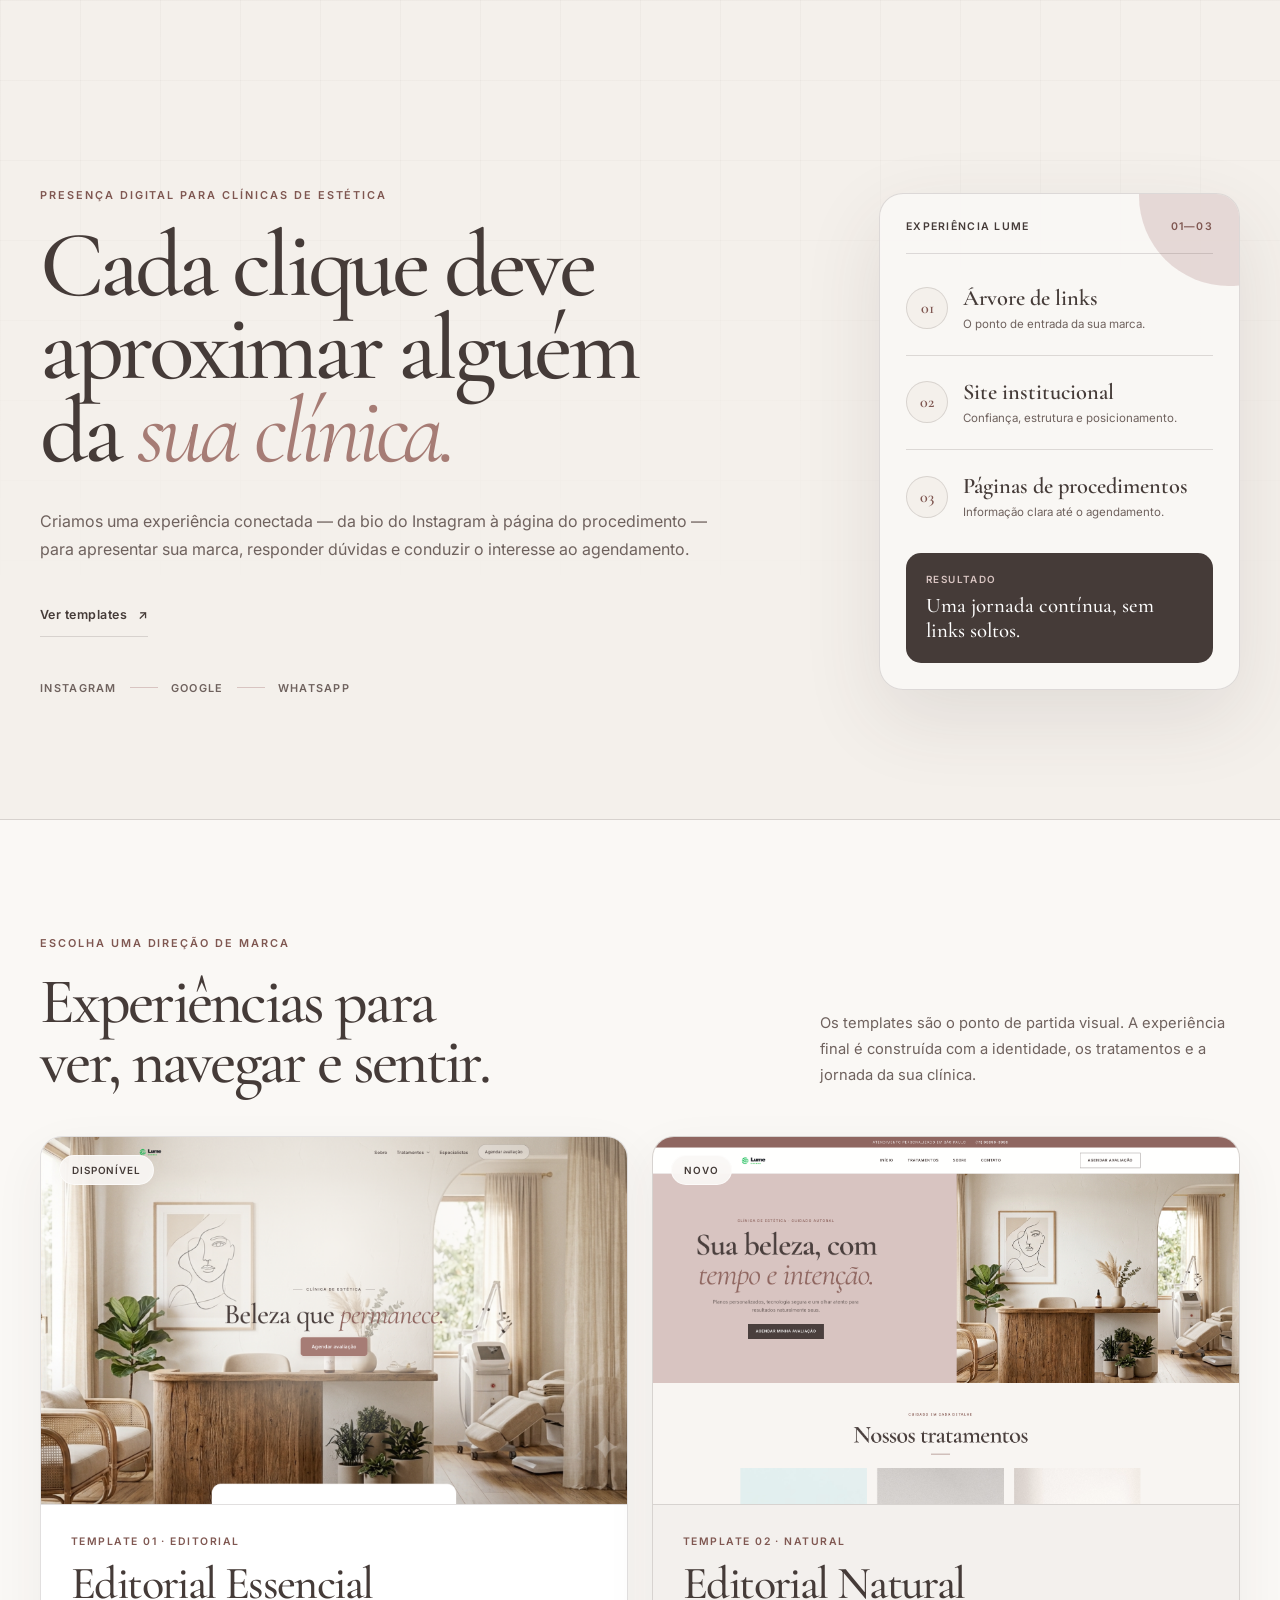
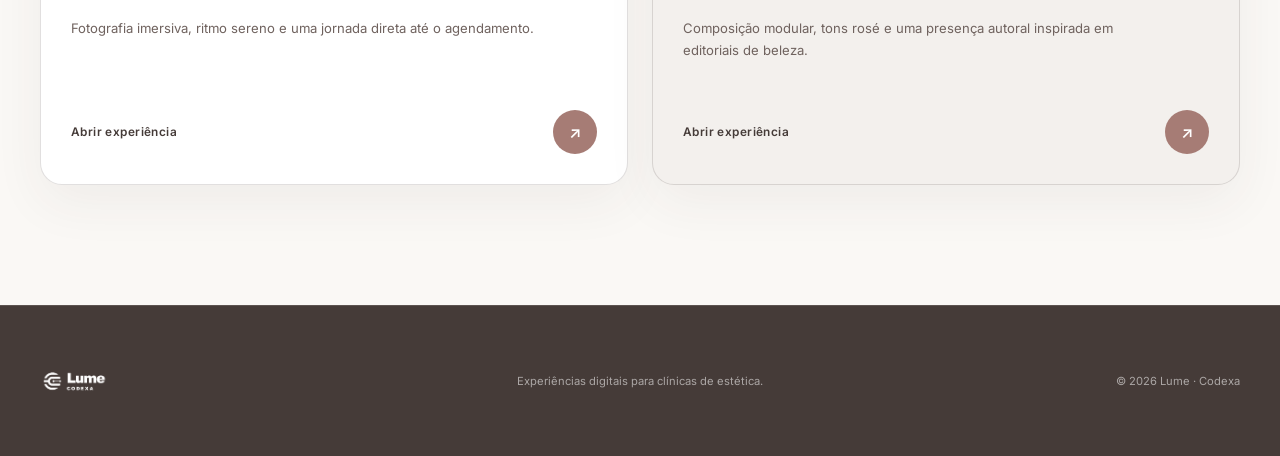
<file: index.html>
<!DOCTYPE html>
<html lang="pt-BR">
<head>
    <meta charset="UTF-8">
    <meta name="viewport" content="width=device-width, initial-scale=1.0">
    <title>Lume | Experiências digitais para clínicas de estética</title>
    <meta name="description" content="Árvore de links, site institucional e páginas individuais de procedimentos para transformar a presença digital da sua clínica em uma jornada clara até o agendamento.">
    <meta name="theme-color" content="#f4f0eb">
    <link rel="icon" type="image/png" href="images/logo-lume-mono.png">
    <link rel="preconnect" href="https://fonts.googleapis.com">
    <link rel="preconnect" href="https://fonts.gstatic.com" crossorigin>
    <link href="https://fonts.googleapis.com/css2?family=Cormorant+Garamond:ital,wght@0,400;0,500;0,600;1,400&family=Inter:wght@400;500;600&display=swap" rel="stylesheet">
    <link rel="stylesheet" href="css/home.css">
</head>
<body>
    <a class="skip-link" href="#main-content">Pular para o conteúdo</a>

    <main id="main-content">
        <section class="sales-hero" id="inicio" aria-labelledby="hero-title">
            <div class="shell sales-hero__grid">
                <div class="sales-hero__content">
                    <p class="eyebrow">Presença digital para clínicas de estética</p>
                    <h1 id="hero-title">Cada clique deve aproximar alguém da <em>sua clínica.</em></h1>
                    <p class="sales-hero__copy">Criamos uma experiência conectada — da bio do Instagram à página do procedimento — para apresentar sua marca, responder dúvidas e conduzir o interesse ao agendamento.</p>

                    <div class="sales-hero__actions">
                        <a class="text-link" href="#templates">Ver templates <span aria-hidden="true">↗</span></a>
                    </div>

                    <ul class="channel-list" aria-label="Canais conectados pela experiência Lume">
                        <li>Instagram</li>
                        <li>Google</li>
                        <li>WhatsApp</li>
                    </ul>
                </div>

                <aside class="journey-card" aria-label="Jornada digital da clínica">
                    <div class="journey-card__top">
                        <p>Experiência Lume</p>
                        <span>01—03</span>
                    </div>

                    <ol class="journey-list">
                        <li>
                            <span class="journey-list__number">01</span>
                            <div>
                                <strong>Árvore de links</strong>
                                <small>O ponto de entrada da sua marca.</small>
                            </div>
                        </li>
                        <li>
                            <span class="journey-list__number">02</span>
                            <div>
                                <strong>Site institucional</strong>
                                <small>Confiança, estrutura e posicionamento.</small>
                            </div>
                        </li>
                        <li>
                            <span class="journey-list__number">03</span>
                            <div>
                                <strong>Páginas de procedimentos</strong>
                                <small>Informação clara até o agendamento.</small>
                            </div>
                        </li>
                    </ol>

                    <div class="journey-card__result">
                        <span>Resultado</span>
                        <strong>Uma jornada contínua, sem links soltos.</strong>
                    </div>
                </aside>
            </div>
        </section>

        <section class="templates" id="templates" aria-labelledby="templates-title">
            <div class="shell">
                <div class="section-heading">
                    <div>
                        <p class="eyebrow">Escolha uma direção de marca</p>
                        <h2 id="templates-title">Experiências para ver, navegar e sentir.</h2>
                    </div>
                    <p>Os templates são o ponto de partida visual. A experiência final é construída com a identidade, os tratamentos e a jornada da sua clínica.</p>
                </div>

                <div class="template-grid">
                    <a class="template-card" href="template-1/" aria-describedby="template-1-description">
                        <figure class="template-card__media">
                            <img src="images/preview-template-1.png" alt="Prévia do Template Editorial Essencial aplicado a uma clínica de estética" width="1920" height="1080">
                            <span class="template-card__status">Disponível</span>
                        </figure>

                        <div class="template-card__content">
                            <p class="template-card__label">Template 01 · Editorial</p>
                            <h3>Editorial Essencial</h3>
                            <p id="template-1-description" class="template-card__description">Fotografia imersiva, ritmo sereno e uma jornada direta até o agendamento.</p>
                            <div class="template-card__footer">
                                <span>Abrir experiência</span>
                                <span class="template-card__arrow" aria-hidden="true">↗</span>
                            </div>
                        </div>
                    </a>

                    <a class="template-card template-card--natural" href="template-2/" aria-describedby="template-2-description">
                        <figure class="template-card__media">
                            <img src="images/preview-template-2.png" alt="Prévia do Template Editorial Natural aplicado a uma clínica de estética" width="1920" height="1080">
                            <span class="template-card__status">Novo</span>
                        </figure>

                        <div class="template-card__content">
                            <p class="template-card__label">Template 02 · Natural</p>
                            <h3>Editorial Natural</h3>
                            <p id="template-2-description" class="template-card__description">Composição modular, tons rosé e uma presença autoral inspirada em editoriais de beleza.</p>
                            <div class="template-card__footer">
                                <span>Abrir experiência</span>
                                <span class="template-card__arrow" aria-hidden="true">↗</span>
                            </div>
                        </div>
                    </a>
                </div>
            </div>
        </section>
    </main>

    <footer class="site-footer">
        <div class="shell footer__inner">
            <img src="images/logo-lume-mono.png" alt="Lume Codexa" width="708" height="282">
            <p>Experiências digitais para clínicas de estética.</p>
            <span>© 2026 Lume · Codexa</span>
        </div>
    </footer>
</body>
</html>
</file>
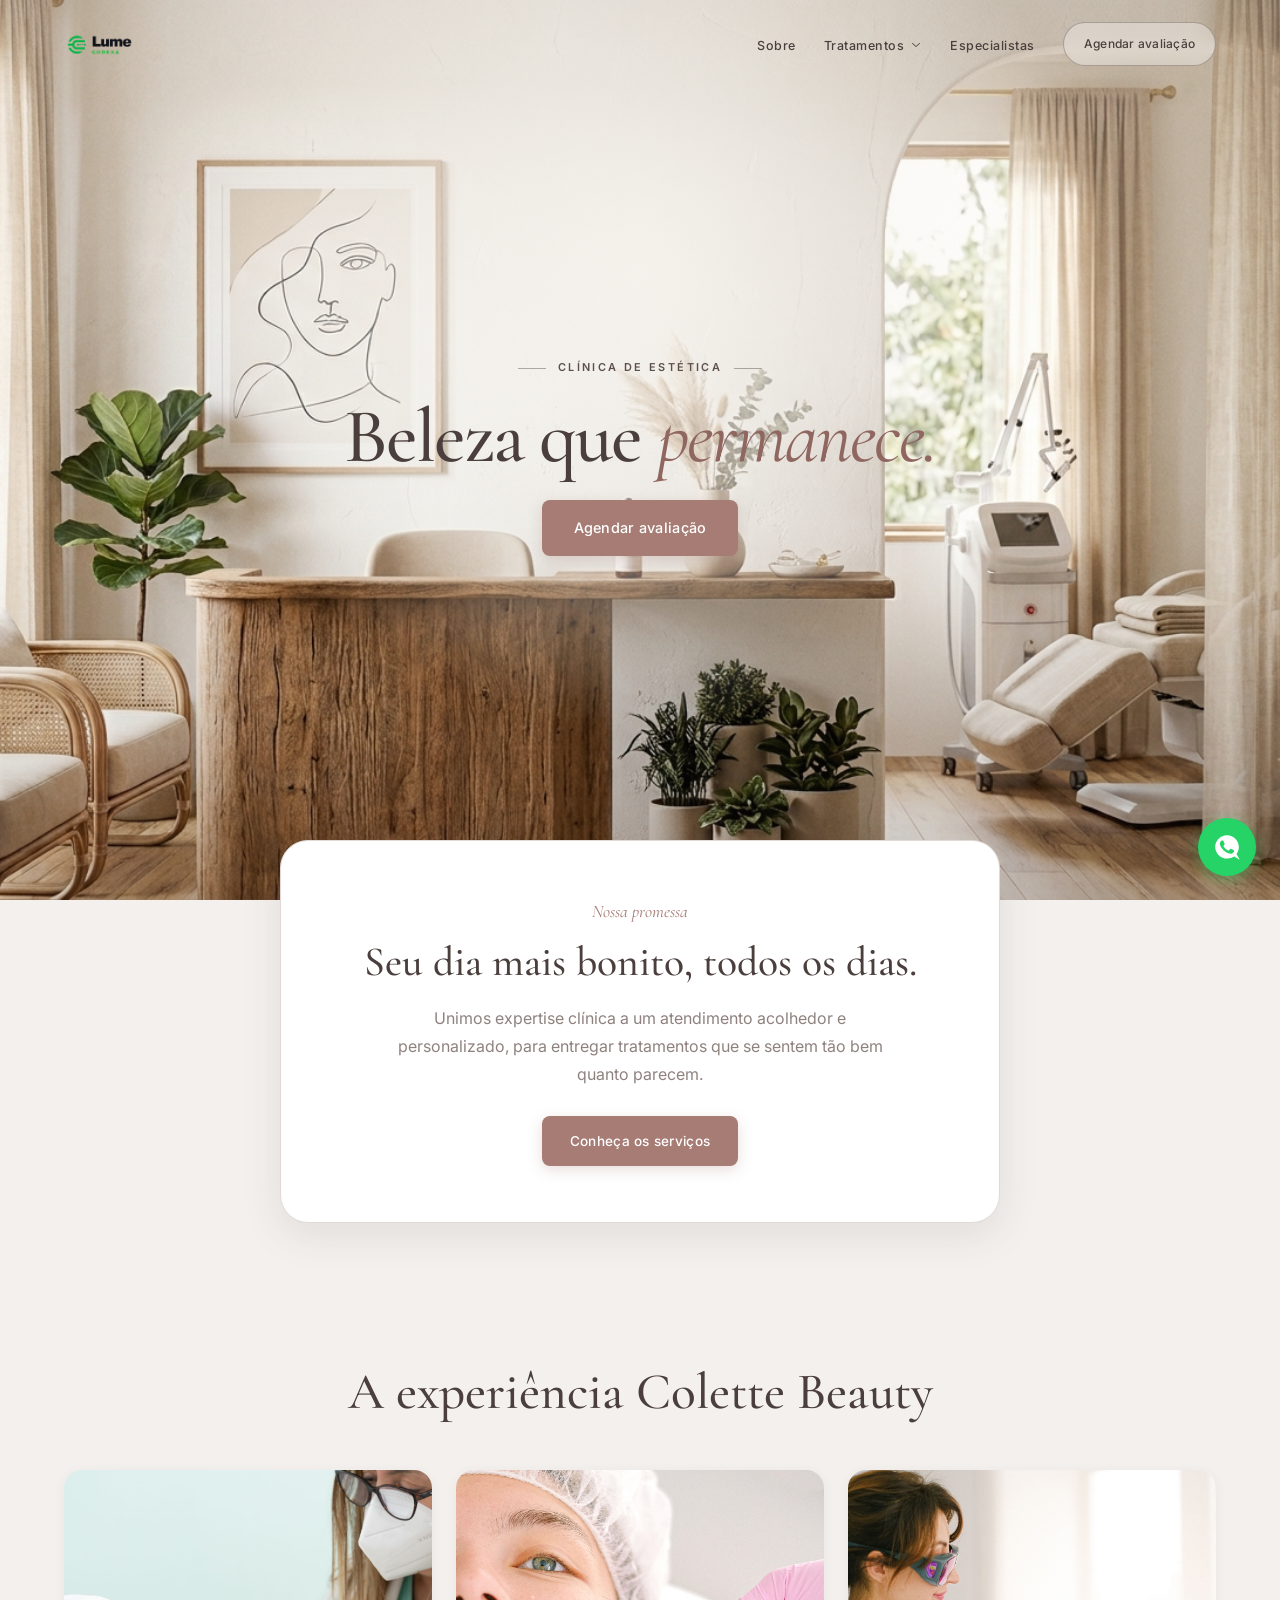
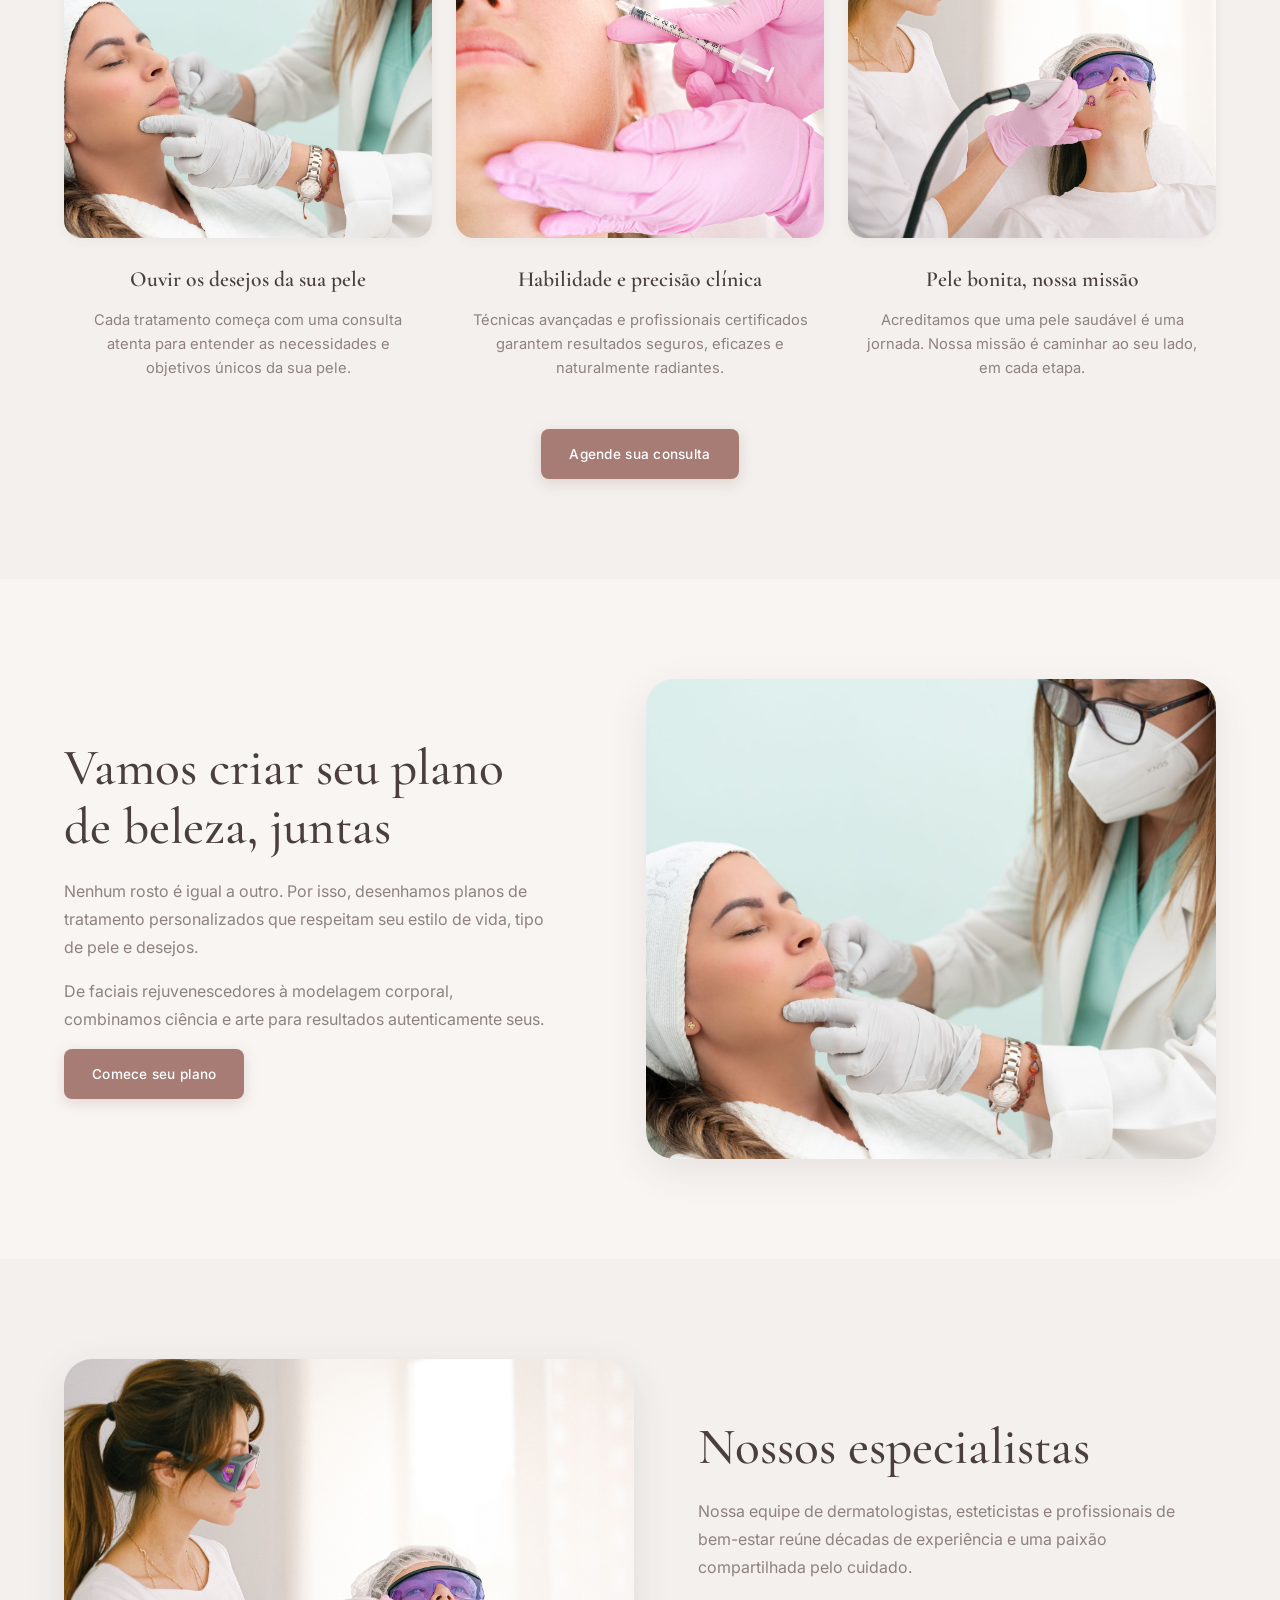
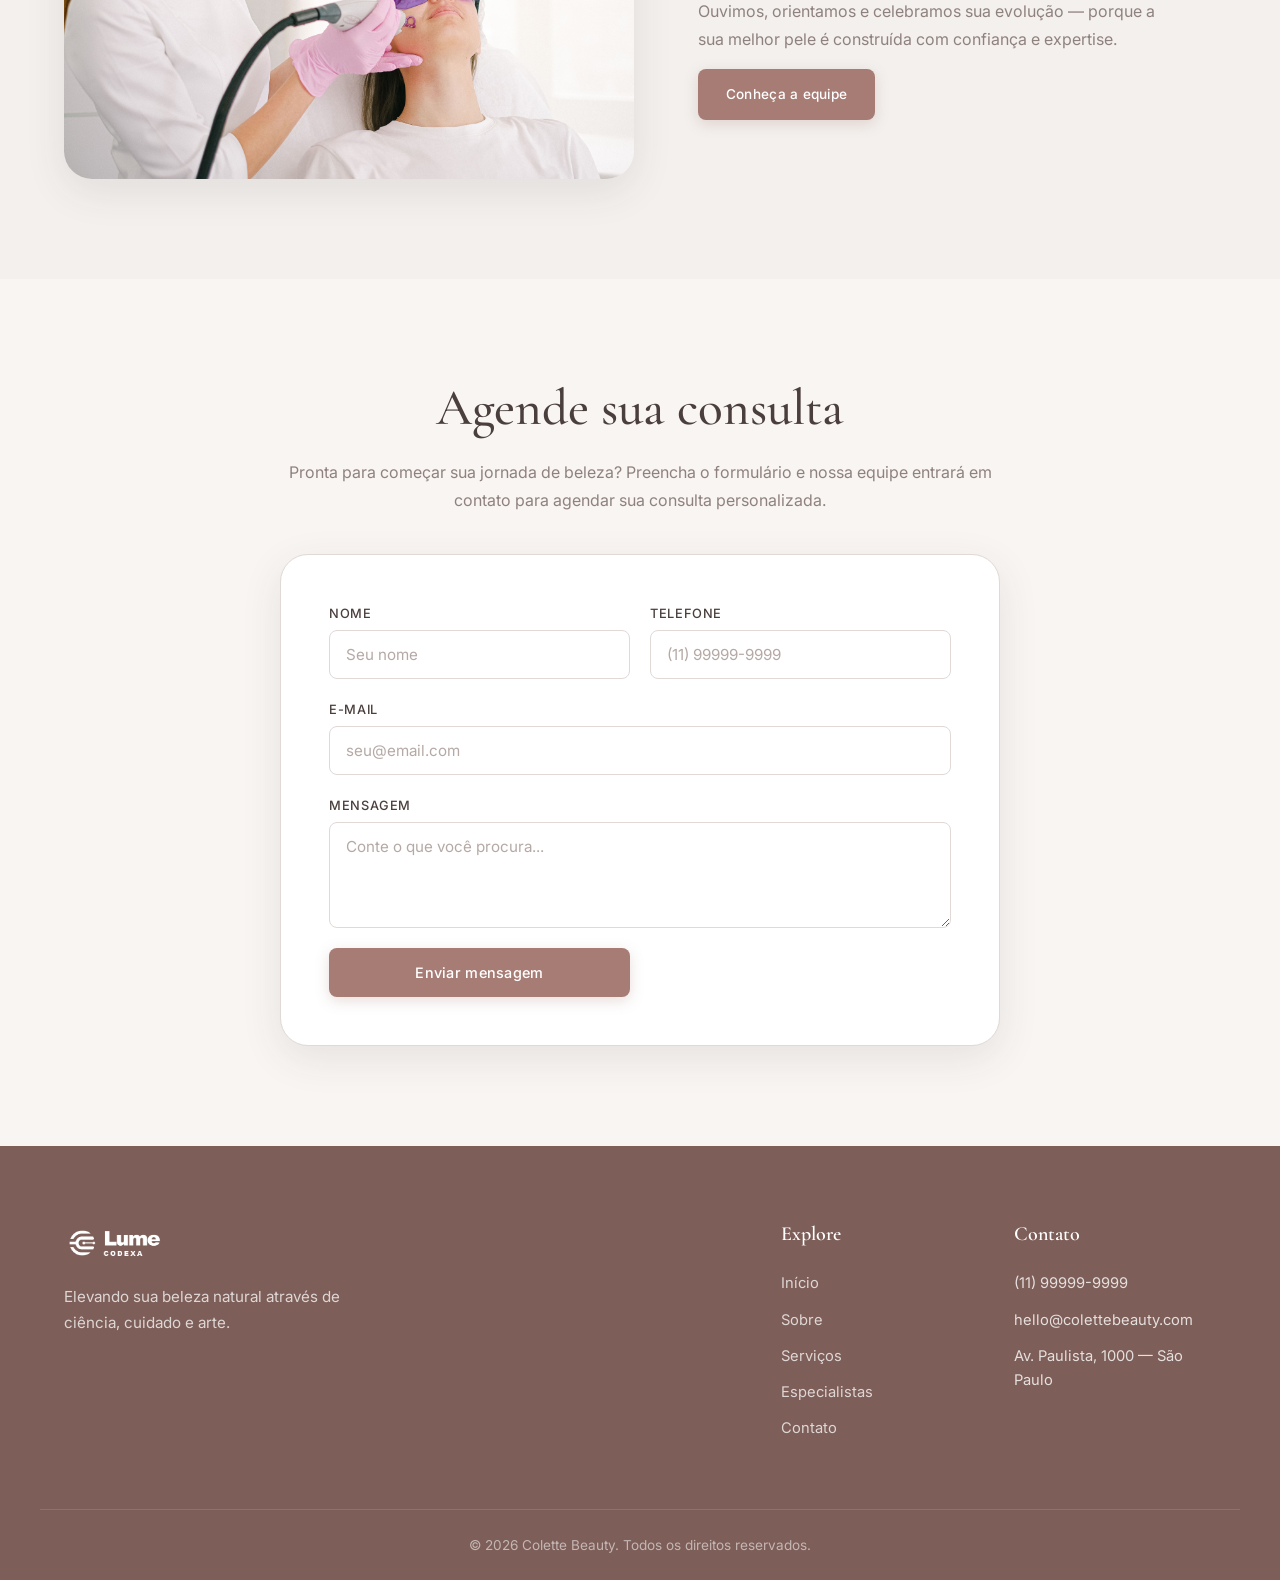
<file: template-1/index.html>
<!DOCTYPE html>
<html lang="pt-BR">
<head>
    <meta charset="UTF-8">
    <meta name="viewport" content="width=device-width, initial-scale=1.0">
    <title>Colette Beauty | Clínica de Estética</title>
    <meta name="description" content="Clínica de estética premium. Cuidados faciais, corporais e tratamentos personalizados para elevar sua beleza.">
    <link rel="icon" type="image/png" href="../images/logo-lume-mono.png">
    <link rel="preconnect" href="https://fonts.googleapis.com">
    <link rel="preconnect" href="https://fonts.gstatic.com" crossorigin>
    <link href="https://fonts.googleapis.com/css2?family=Cormorant+Garamond:ital,wght@0,400;0,500;0,600;0,700;1,400&family=Inter:wght@300;400;500;600&display=swap" rel="stylesheet">
    <link rel="stylesheet" href="../css/style.css">
</head>
<body>
    <a href="#main-content" class="skip-link">Pular para o conteúdo</a>

    <header class="header" id="header">
        <div class="container header__container">
            <a href="../" class="logo" aria-label="Voltar para a galeria de templates Lume">
                <img src="../images/logo-lume-mono.png" alt="Lume Codexa" class="logo__img">
            </a>

            <nav class="nav" id="nav" aria-label="Navegação principal">
                <ul class="nav__list">
                    <li><a href="#about" class="nav__link">Sobre</a></li>
                    <li class="nav__item nav__item--dropdown">
                        <button class="nav__link nav__dropdown-toggle" type="button" aria-haspopup="true" aria-expanded="false" aria-controls="treatmentsMenu">
                            Tratamentos
                            <svg class="nav__dropdown-icon" width="12" height="12" viewBox="0 0 12 12" aria-hidden="true">
                                <path d="m2.5 4.5 3.5 3 3.5-3" fill="none" stroke="currentColor" stroke-linecap="round" stroke-linejoin="round"/>
                            </svg>
                        </button>
                        <ul class="nav__submenu" id="treatmentsMenu" aria-label="Procedimentos">
                            <li><a href="procedimentos/botox.html" class="nav__submenu-link">Botox</a></li>
                            <li><a href="procedimentos/preenchimento-facial.html" class="nav__submenu-link">Preenchimento facial</a></li>
                            <li><a href="procedimentos/limpeza-de-pele.html" class="nav__submenu-link">Limpeza de pele</a></li>
                        </ul>
                    </li>
                    <li><a href="#experts" class="nav__link">Especialistas</a></li>
                </ul>
                <a href="#contact" class="btn nav__cta">Agendar avaliação</a>
            </nav>

            <button class="menu-toggle" id="menuToggle" type="button" aria-label="Abrir menu" aria-expanded="false" aria-controls="nav">
                <span></span>
                <span></span>
                <span></span>
            </button>
        </div>
    </header>

    <main id="main-content">
        <section class="hero" id="home">
            <div class="container hero__container">
                <div class="hero__content">
                    <p class="hero__eyebrow">Clínica de estética</p>
                    <h1 class="hero__title">Beleza que <em>permanece.</em></h1>
                    <div class="hero__actions">
                        <a href="#contact" class="btn btn--primary btn--lg">Agendar avaliação</a>
                    </div>
                </div>
            </div>
        </section>

        <section class="highlight">
            <div class="container">
                <div class="highlight__box">
                    <p class="highlight__eyebrow">Nossa promessa</p>
                    <h2 class="highlight__title">Seu dia mais bonito, todos os dias.</h2>
                    <p class="highlight__text">Unimos expertise clínica a um atendimento acolhedor e personalizado, para entregar tratamentos que se sentem tão bem quanto parecem.</p>
                    <a href="#services" class="btn btn--primary">Conheça os serviços</a>
                </div>
            </div>
        </section>

        <section class="experience" id="services">
            <div class="container">
                <div class="section__header section__header--center">
                    <h2 class="section__title">A experiência Colette Beauty</h2>
                </div>

                <div class="experience__grid">
                    <article class="experience-card">
                        <div class="experience-card__image" role="img" aria-label="Profissional realizando avaliação facial em paciente"></div>
                        <h3 class="experience-card__title">Ouvir os desejos da sua pele</h3>
                        <p class="experience-card__text">Cada tratamento começa com uma consulta atenta para entender as necessidades e objetivos únicos da sua pele.</p>
                    </article>

                    <article class="experience-card">
                        <div class="experience-card__image" role="img" aria-label="Aplicação de procedimento estético facial"></div>
                        <h3 class="experience-card__title">Habilidade e precisão clínica</h3>
                        <p class="experience-card__text">Técnicas avançadas e profissionais certificados garantem resultados seguros, eficazes e naturalmente radiantes.</p>
                    </article>

                    <article class="experience-card">
                        <div class="experience-card__image" role="img" aria-label="Profissional realizando tratamento facial com equipamento"></div>
                        <h3 class="experience-card__title">Pele bonita, nossa missão</h3>
                        <p class="experience-card__text">Acreditamos que uma pele saudável é uma jornada. Nossa missão é caminhar ao seu lado, em cada etapa.</p>
                    </article>
                </div>

                <div class="experience__cta">
                    <a href="#contact" class="btn btn--primary">Agende sua consulta</a>
                </div>
            </div>
        </section>

        <section class="plan" id="about">
            <div class="container plan__container">
                <div class="plan__content">
                    <h2 class="section__title">Vamos criar seu plano de beleza, juntas</h2>
                    <p class="section__text">Nenhum rosto é igual a outro. Por isso, desenhamos planos de tratamento personalizados que respeitam seu estilo de vida, tipo de pele e desejos.</p>
                    <p class="section__text">De faciais rejuvenescedores à modelagem corporal, combinamos ciência e arte para resultados autenticamente seus.</p>
                    <a href="#contact" class="btn btn--primary">Comece seu plano</a>
                </div>
                <div class="plan__visual">
                    <div class="plan__image" role="img" aria-label="Avaliação facial personalizada em clínica"></div>
                </div>
            </div>
        </section>

        <section class="experts" id="experts">
            <div class="container experts__container">
                <div class="experts__visual">
                    <div class="experts__image" role="img" aria-label="Especialista realizando tratamento facial com tecnologia"></div>
                </div>
                <div class="experts__content">
                    <h2 class="section__title">Nossos especialistas</h2>
                    <p class="section__text">Nossa equipe de dermatologistas, esteticistas e profissionais de bem-estar reúne décadas de experiência e uma paixão compartilhada pelo cuidado.</p>
                    <p class="section__text">Ouvimos, orientamos e celebramos sua evolução — porque a sua melhor pele é construída com confiança e expertise.</p>
                    <a href="#contact" class="btn btn--primary">Conheça a equipe</a>
                </div>
            </div>
        </section>

        <section class="contact" id="contact">
            <div class="container">
                <div class="contact__box">
                    <div class="contact__intro">
                        <h2 class="section__title">Agende sua consulta</h2>
                        <p class="section__text">Pronta para começar sua jornada de beleza? Preencha o formulário e nossa equipe entrará em contato para agendar sua consulta personalizada.</p>
                    </div>
                    <form class="contact__form" id="contatoForm" novalidate>
                        <div class="form__group">
                            <label for="nome">Nome</label>
                            <input type="text" id="nome" name="nome" placeholder="Seu nome" required>
                            <span class="form__error" id="nomeError">Por favor, informe seu nome.</span>
                        </div>
                        <div class="form__group">
                            <label for="telefone">Telefone</label>
                            <input type="tel" id="telefone" name="telefone" placeholder="(11) 99999-9999" required>
                            <span class="form__error" id="telefoneError">Por favor, informe um telefone válido.</span>
                        </div>
                        <div class="form__group form__group--full">
                            <label for="email">E-mail</label>
                            <input type="email" id="email" name="email" placeholder="seu@email.com" required>
                            <span class="form__error" id="emailError">Por favor, informe um e-mail válido.</span>
                        </div>
                        <div class="form__group form__group--full">
                            <label for="mensagem">Mensagem</label>
                            <textarea id="mensagem" name="mensagem" rows="4" placeholder="Conte o que você procura..."></textarea>
                        </div>
                        <button type="submit" class="btn btn--primary btn--lg btn--full">Enviar mensagem</button>
                        <p class="form__success" id="formSuccess">Mensagem enviada com sucesso! Entraremos em contato em breve.</p>
                    </form>
                </div>
            </div>
        </section>
    </main>

    <footer class="footer">
        <div class="container footer__container">
            <div class="footer__brand">
                <a href="#" class="logo logo--light">
                    <img src="../images/logo-lume-mono.png" alt="Lume Codexa" class="logo__img">
                </a>
                <p>Elevando sua beleza natural através de ciência, cuidado e arte.</p>
            </div>
            <div class="footer__links">
                <div class="footer__col">
                    <h4>Explore</h4>
                    <ul>
                        <li><a href="#home">Início</a></li>
                        <li><a href="#about">Sobre</a></li>
                        <li><a href="#services">Serviços</a></li>
                        <li><a href="#experts">Especialistas</a></li>
                        <li><a href="#contact">Contato</a></li>
                    </ul>
                </div>
                <div class="footer__col">
                    <h4>Contato</h4>
                    <ul>
                        <li>(11) 99999-9999</li>
                        <li>hello@colettebeauty.com</li>
                        <li>Av. Paulista, 1000 — São Paulo</li>
                    </ul>
                </div>
            </div>
        </div>
        <div class="footer__bottom">
            <div class="container">
                <p>&copy; 2026 Colette Beauty. Todos os direitos reservados.</p>
            </div>
        </div>
    </footer>

    <a href="https://wa.me/5511999999999?text=Ol%C3%A1%21%20Gostaria%20de%20agendar%20uma%20avalia%C3%A7%C3%A3o%20na%20Colette%20Beauty." class="whatsapp" target="_blank" rel="noopener" aria-label="Fale conosco pelo WhatsApp">
        <svg width="28" height="28" viewBox="0 0 24 24" fill="currentColor"><path d="M17.5 14.472c-.302-.15-1.78-.878-2.054-.979-.274-.1-.474-.15-.675.15-.2.3-.78.979-.956 1.18-.176.2-.352.225-.653.075-.302-.15-1.273-.468-2.425-1.493-.896-.796-1.502-1.78-1.678-2.08-.176-.3-.019-.462.132-.612.136-.136.301-.35.451-.525.15-.175.2-.3.3-.5.1-.2.05-.375-.025-.525-.075-.15-.675-1.627-.925-2.227-.244-.587-.49-.507-.675-.517l-.575-.01c-.2 0-.525.075-.8.375-.274.3-1.05 1.025-1.05 2.5s1.075 2.9 1.225 3.1c.15.2 2.113 3.225 5.123 4.522 3.009 1.297 3.009.866 3.547.812.538-.055 1.78-.725 2.029-1.425.25-.7.25-1.3.175-1.425-.075-.125-.276-.2-.578-.35zM12 1.85c5.606 0 10.15 4.544 10.15 10.15 0 2.282-.756 4.39-2.033 6.088L23 23l-4.855-2.858A10.09 10.09 0 0 1 12 21.85 10.15 10.15 0 0 1 1.85 12C1.85 6.394 6.394 1.85 12 1.85z"/></svg>
    </a>

    <script src="../js/main.js"></script>
</body>
</html>
</file>
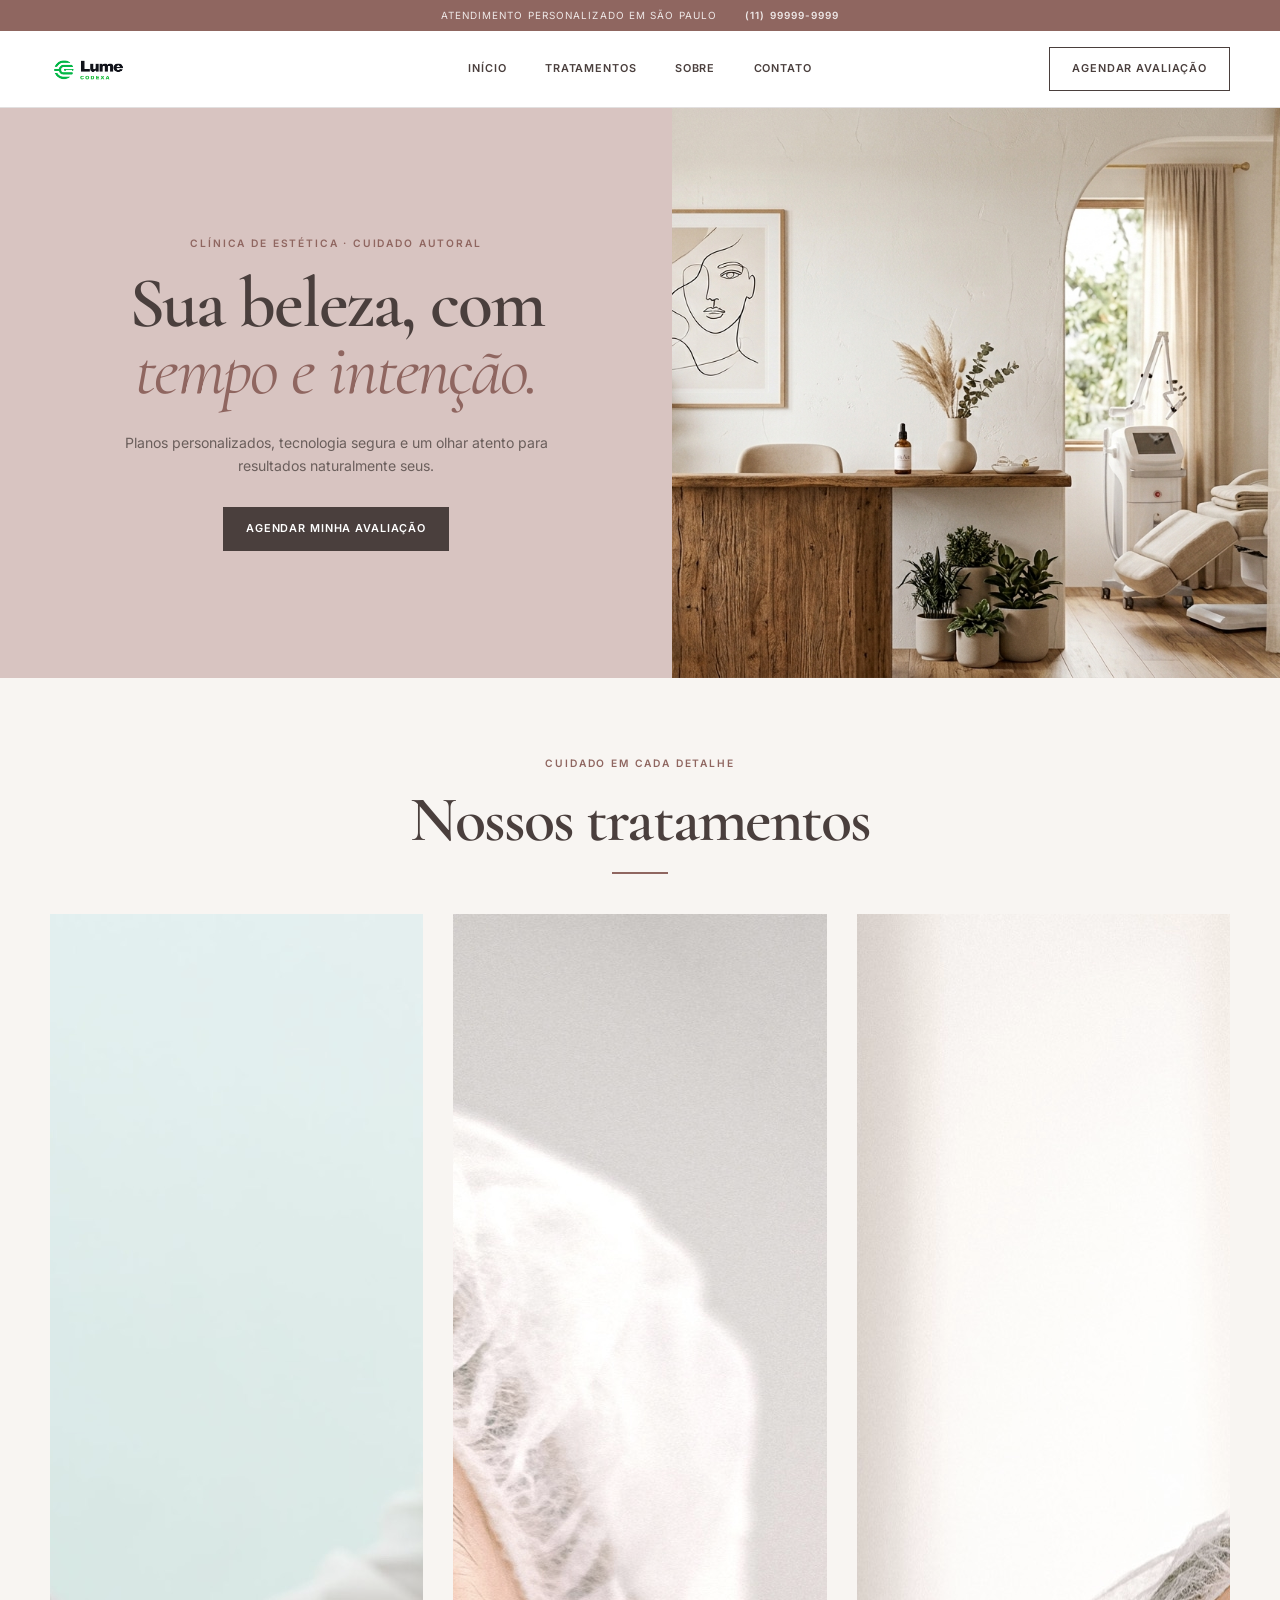
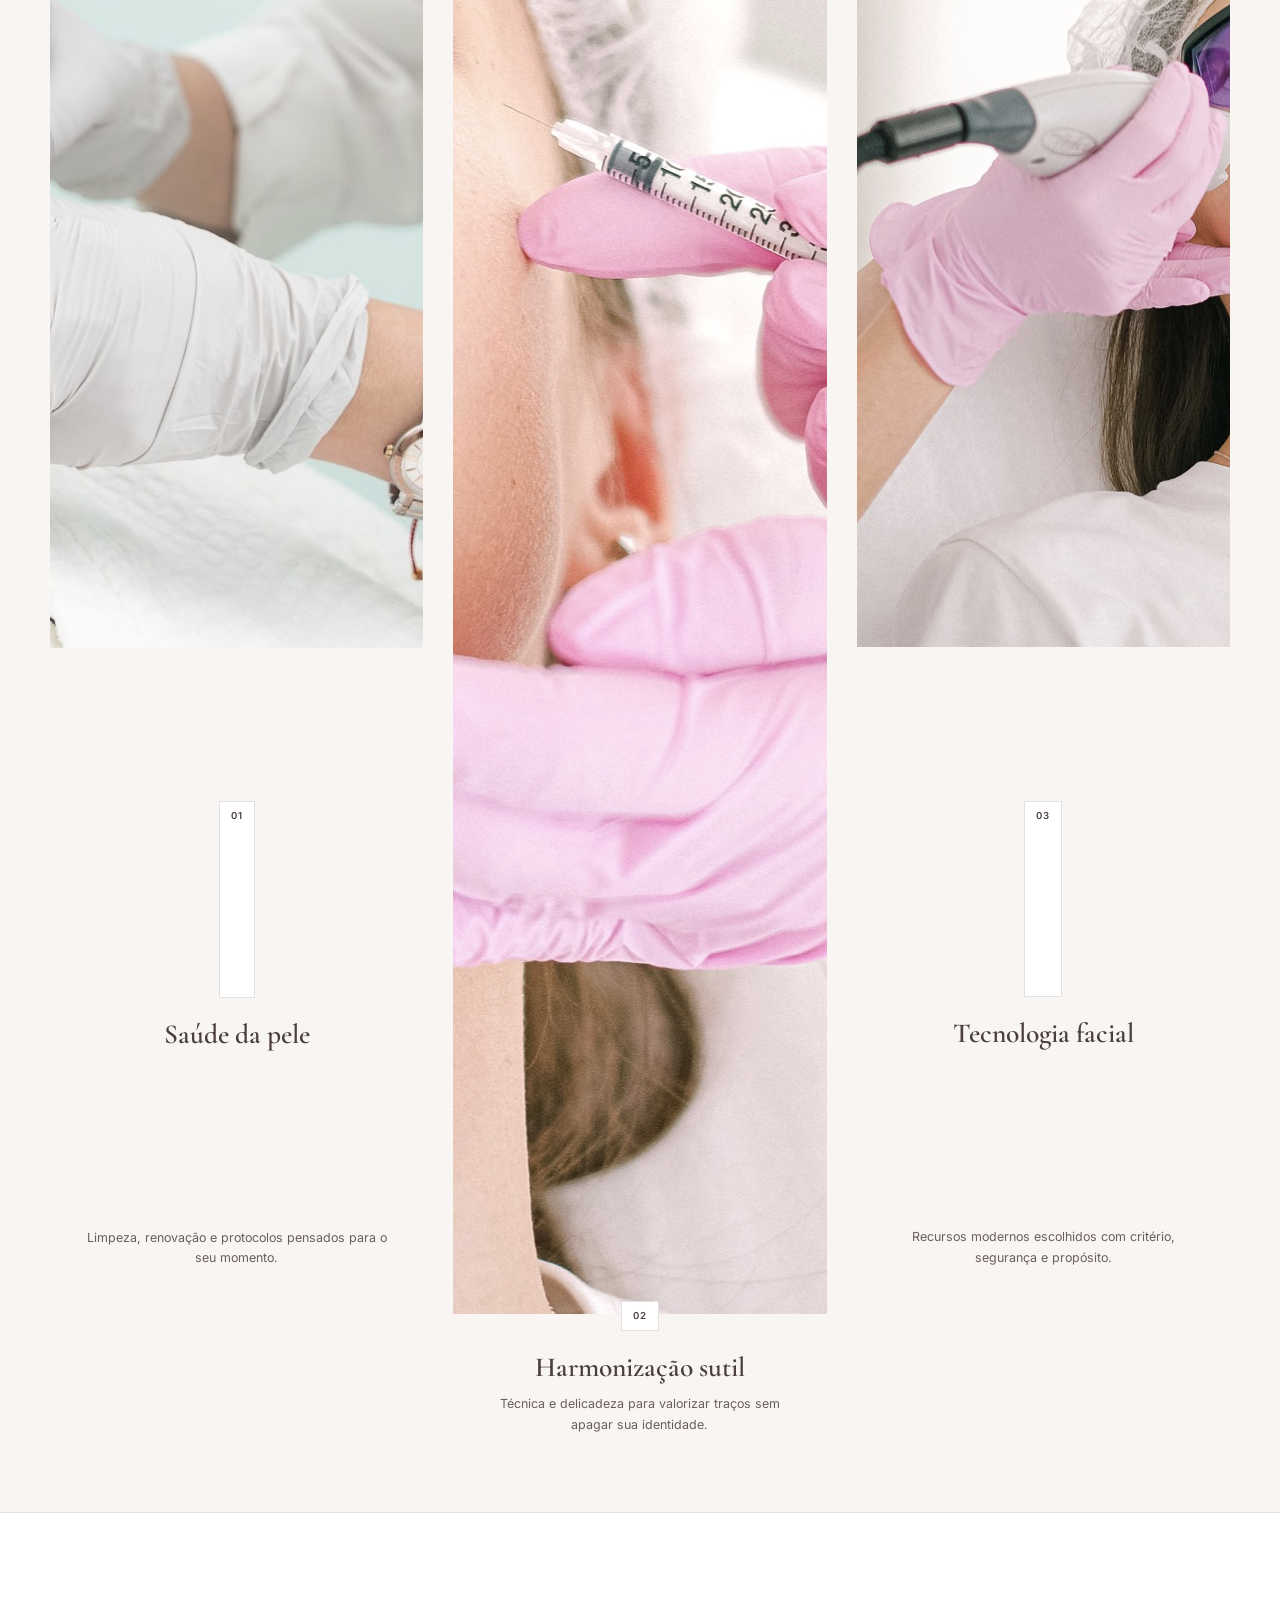
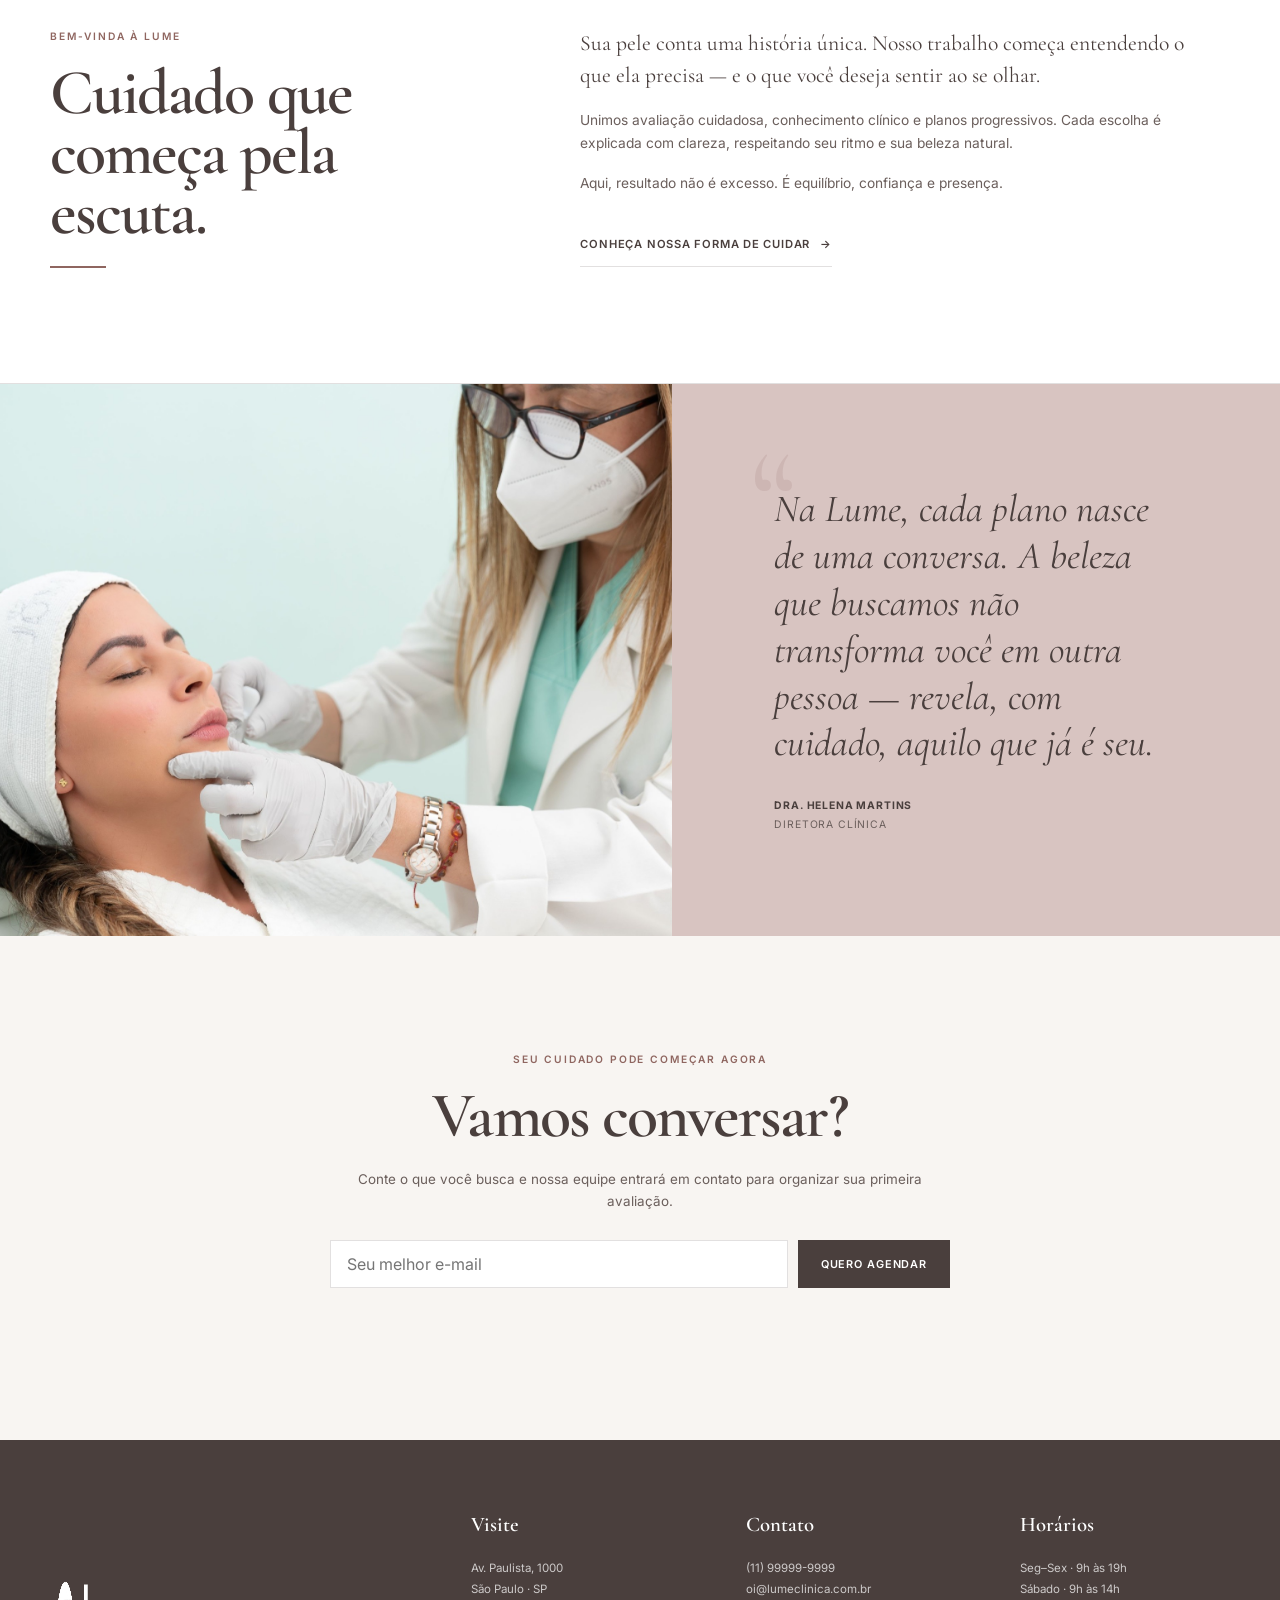
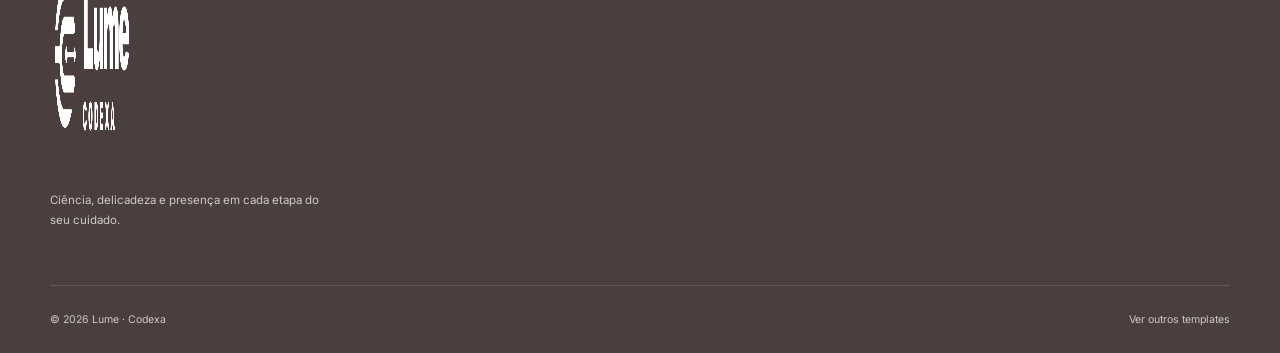
<file: template-2/index.html>
<!DOCTYPE html>
<html lang="pt-BR">
<head>
    <meta charset="UTF-8">
    <meta name="viewport" content="width=device-width, initial-scale=1.0">
    <title>Lume Atelier | Clínica de estética</title>
    <meta name="description" content="Cuidado estético personalizado em uma experiência serena, precisa e acolhedora.">
    <meta name="theme-color" content="#4a3f3d">
    <link rel="icon" type="image/png" href="../images/logo-lume-mono.png">
    <link rel="preconnect" href="https://fonts.googleapis.com">
    <link rel="preconnect" href="https://fonts.gstatic.com" crossorigin>
    <link href="https://fonts.googleapis.com/css2?family=Cormorant+Garamond:ital,wght@0,500;0,600;1,400&family=Inter:wght@400;500;600&display=swap" rel="stylesheet">
    <link rel="stylesheet" href="../css/template-2.css">
</head>
<body>
    <a class="skip-link" href="#main-content">Pular para o conteúdo</a>

    <div class="notice-bar">
        <p>Atendimento personalizado em São Paulo</p>
        <a href="tel:+5511999999999">(11) 99999-9999</a>
    </div>

    <header class="site-header">
        <div class="shell header__inner">
            <a class="brand" href="../" aria-label="Voltar para a galeria Lume Templates">
                <img src="../images/logo-lume-mono.png" alt="Lume Codexa" width="708" height="282">
            </a>

            <nav class="desktop-nav" aria-label="Navegação principal">
                <a href="#inicio">Início</a>
                <a href="#tratamentos">Tratamentos</a>
                <a href="#sobre">Sobre</a>
                <a href="#contato">Contato</a>
            </nav>

            <a class="header__cta" href="#contato">Agendar avaliação</a>

            <button class="menu-toggle" type="button" aria-label="Abrir menu" aria-expanded="false" aria-controls="mobile-nav">
                <span></span><span></span><span></span>
            </button>
        </div>

        <nav class="mobile-nav" id="mobile-nav" aria-label="Navegação mobile" hidden>
            <a href="#inicio">Início</a>
            <a href="#tratamentos">Tratamentos</a>
            <a href="#sobre">Sobre</a>
            <a href="#contato">Contato</a>
        </nav>
    </header>

    <main id="main-content">
        <section class="hero" id="inicio" aria-labelledby="hero-title">
            <div class="hero__copy">
                <p class="eyebrow">Clínica de estética · cuidado autoral</p>
                <h1 id="hero-title">Sua beleza, com<br><em>tempo e intenção.</em></h1>
                <p>Planos personalizados, tecnologia segura e um olhar atento para resultados naturalmente seus.</p>
                <a class="button button--dark" href="#contato">Agendar minha avaliação</a>
            </div>
            <figure class="hero__media">
                <img src="../images/hero-lume-template-editorial.png" alt="Ambiente claro e acolhedor da clínica Lume" width="1376" height="768">
            </figure>
        </section>

        <section class="services section" id="tratamentos" aria-labelledby="services-title">
            <div class="shell">
                <header class="section-heading section-heading--center">
                    <p class="eyebrow">Cuidado em cada detalhe</p>
                    <h2 id="services-title">Nossos tratamentos</h2>
                    <span class="heading-mark" aria-hidden="true"></span>
                </header>

                <div class="services__grid">
                    <a class="service-card" href="../template-1/procedimentos/limpeza-de-pele.html">
                        <img src="../images/clinic-consultation.jpg" alt="Consulta e avaliação personalizada da pele" width="2000" height="1334">
                        <span>01</span>
                        <h3>Saúde da pele</h3>
                        <p>Limpeza, renovação e protocolos pensados para o seu momento.</p>
                    </a>
                    <a class="service-card" href="../template-1/procedimentos/preenchimento-facial.html">
                        <img src="../images/clinic-injectable.jpg" alt="Procedimento estético realizado com precisão" width="1333" height="2000">
                        <span>02</span>
                        <h3>Harmonização sutil</h3>
                        <p>Técnica e delicadeza para valorizar traços sem apagar sua identidade.</p>
                    </a>
                    <a class="service-card" href="../template-1/procedimentos/botox.html">
                        <img src="../images/clinic-laser-treatment.jpg" alt="Tratamento facial com tecnologia em clínica" width="2000" height="1333">
                        <span>03</span>
                        <h3>Tecnologia facial</h3>
                        <p>Recursos modernos escolhidos com critério, segurança e propósito.</p>
                    </a>
                </div>
            </div>
        </section>

        <section class="about section" id="sobre" aria-labelledby="about-title">
            <div class="shell about__grid">
                <div class="about__title">
                    <p class="eyebrow">Bem-vinda à Lume</p>
                    <h2 id="about-title">Cuidado que<br>começa pela escuta.</h2>
                    <span class="heading-mark" aria-hidden="true"></span>
                </div>
                <div class="about__copy">
                    <p class="lead">Sua pele conta uma história única. Nosso trabalho começa entendendo o que ela precisa — e o que você deseja sentir ao se olhar.</p>
                    <p>Unimos avaliação cuidadosa, conhecimento clínico e planos progressivos. Cada escolha é explicada com clareza, respeitando seu ritmo e sua beleza natural.</p>
                    <p>Aqui, resultado não é excesso. É equilíbrio, confiança e presença.</p>
                    <a class="text-link" href="#contato">Conheça nossa forma de cuidar <span aria-hidden="true">→</span></a>
                </div>
            </div>
        </section>

        <section class="story" aria-label="Experiência Lume">
            <figure class="story__media">
                <img src="../images/clinic-consultation.jpg" alt="Profissional durante uma consulta personalizada" width="2000" height="1334">
            </figure>
            <blockquote class="story__quote">
                <span class="quote-mark" aria-hidden="true">“</span>
                <p>Na Lume, cada plano nasce de uma conversa. A beleza que buscamos não transforma você em outra pessoa — revela, com cuidado, aquilo que já é seu.</p>
                <footer>
                    <strong>Dra. Helena Martins</strong>
                    <span>Diretora clínica</span>
                </footer>
            </blockquote>
        </section>

        <section class="contact section" id="contato" aria-labelledby="contact-title">
            <div class="shell contact__inner">
                <p class="eyebrow">Seu cuidado pode começar agora</p>
                <h2 id="contact-title">Vamos conversar?</h2>
                <p>Conte o que você busca e nossa equipe entrará em contato para organizar sua primeira avaliação.</p>
                <form class="contact__form" novalidate>
                    <label class="sr-only" for="contact-email">Seu melhor e-mail</label>
                    <input id="contact-email" type="email" name="email" placeholder="Seu melhor e-mail" autocomplete="email" required>
                    <button class="button button--dark" type="submit">Quero agendar</button>
                </form>
                <p class="form-status" aria-live="polite"></p>
            </div>
        </section>
    </main>

    <footer class="site-footer">
        <div class="shell footer__grid">
            <div class="footer__brand">
                <img src="../images/logo-lume-mono.png" alt="Lume Codexa" width="708" height="282">
                <p>Ciência, delicadeza e presença em cada etapa do seu cuidado.</p>
            </div>
            <div>
                <h2>Visite</h2>
                <p>Av. Paulista, 1000<br>São Paulo · SP</p>
            </div>
            <div>
                <h2>Contato</h2>
                <p><a href="tel:+5511999999999">(11) 99999-9999</a><br><a href="mailto:oi@lumeclinica.com.br">oi@lumeclinica.com.br</a></p>
            </div>
            <div>
                <h2>Horários</h2>
                <p>Seg–Sex · 9h às 19h<br>Sábado · 9h às 14h</p>
            </div>
        </div>
        <div class="shell footer__bottom">
            <span>© 2026 Lume · Codexa</span>
            <a href="../">Ver outros templates</a>
        </div>
    </footer>

    <script src="../js/template-2.js"></script>
</body>
</html>
</file>
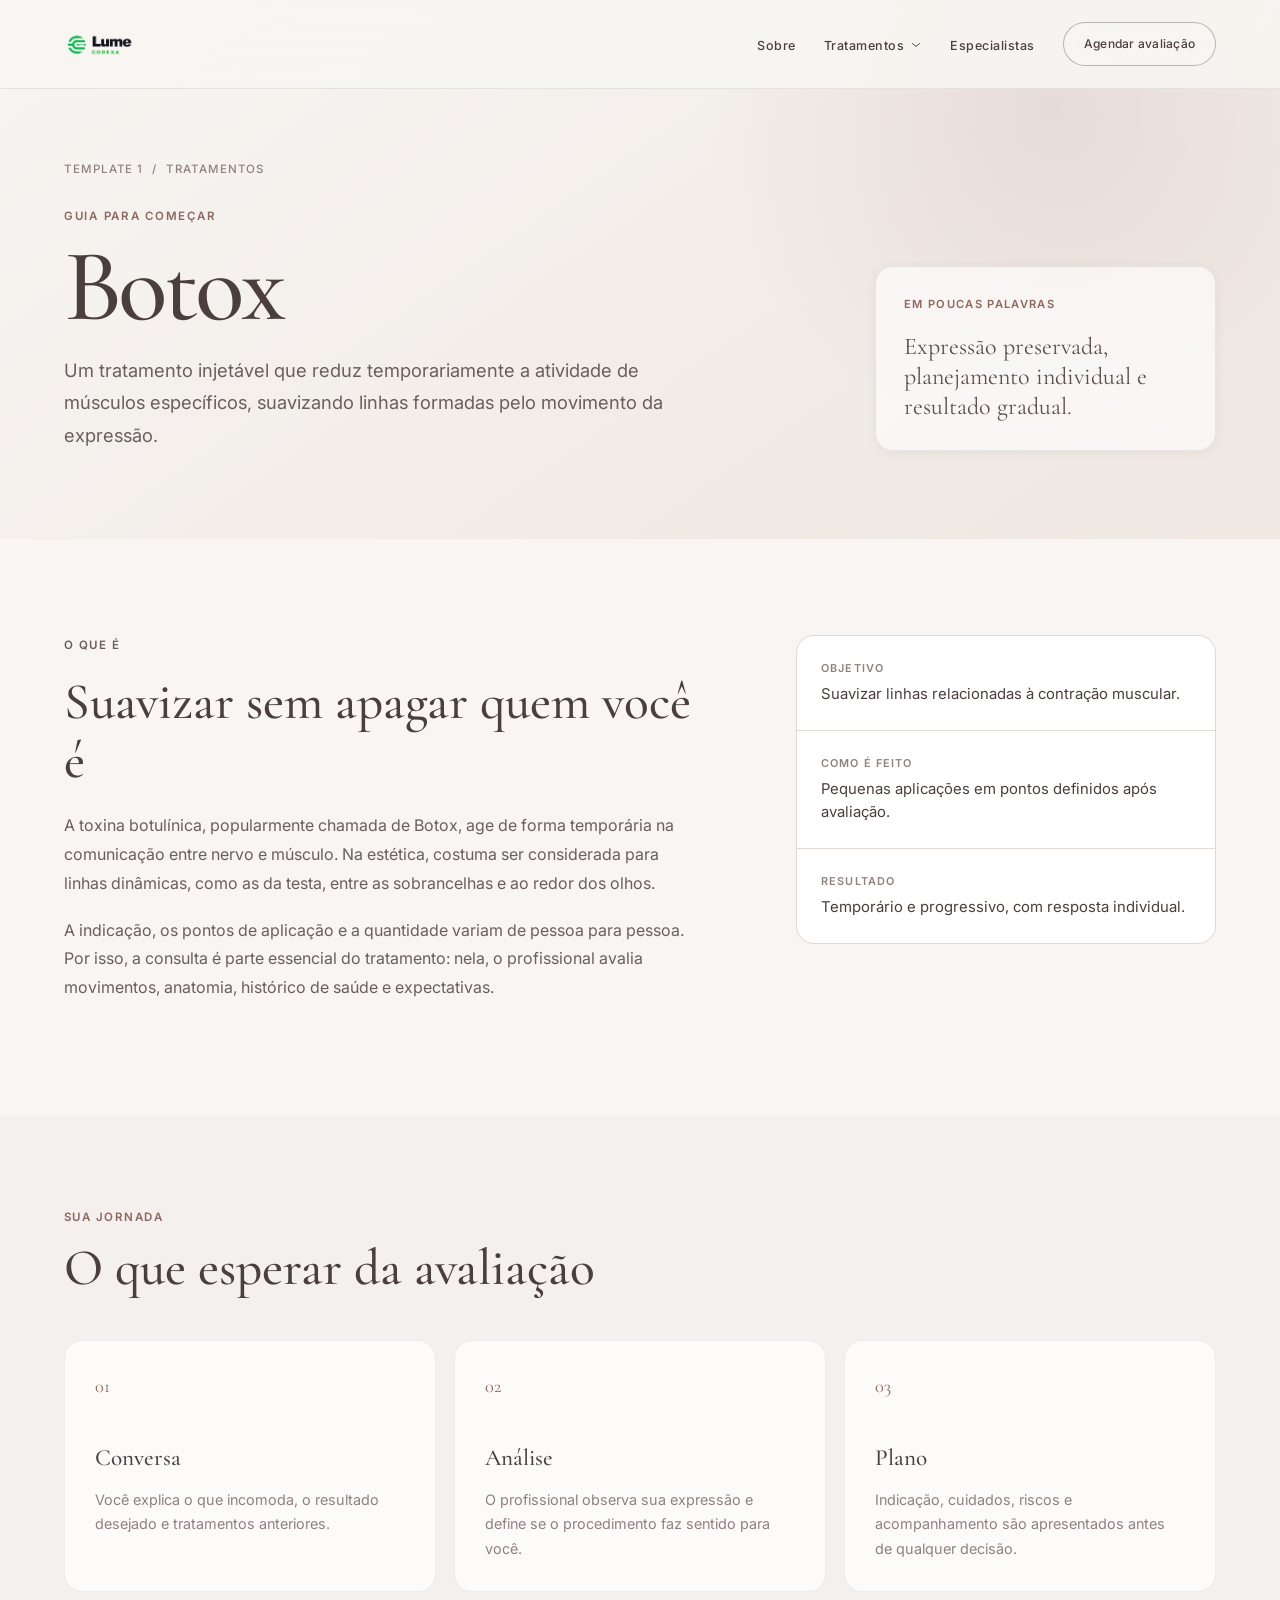
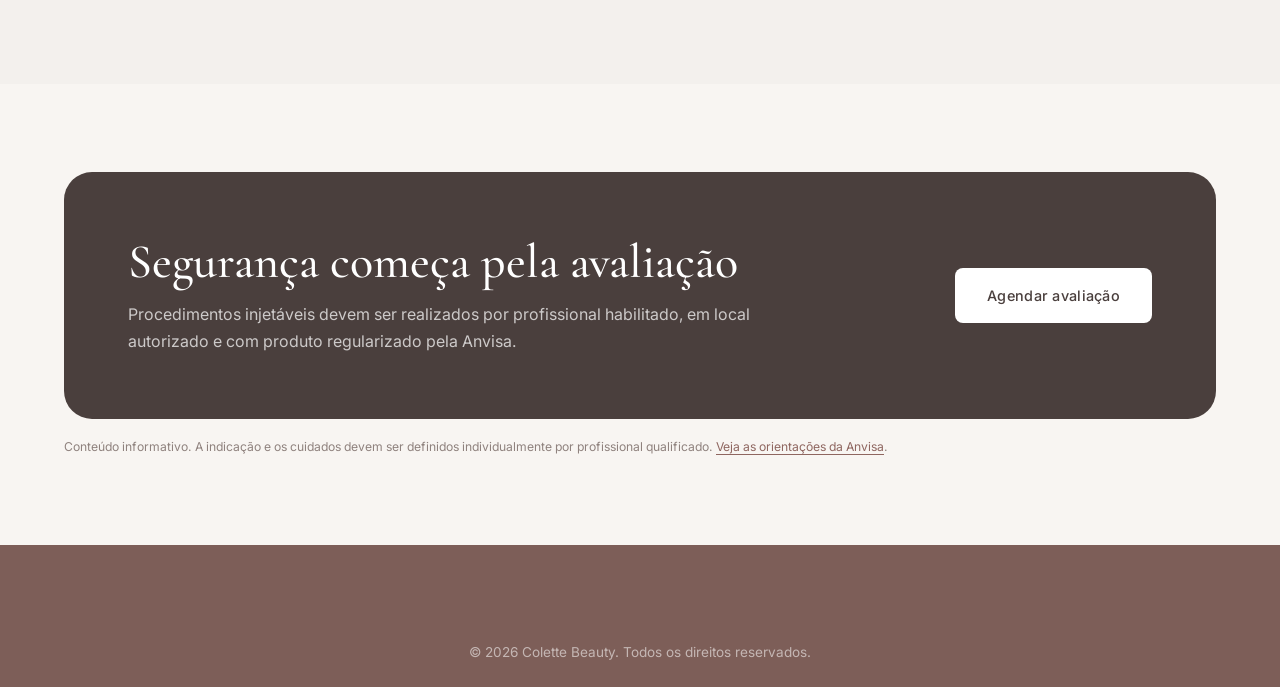
<file: template-1/procedimentos/botox.html>
<!DOCTYPE html>
<html lang="pt-BR">
<head>
    <meta charset="UTF-8">
    <meta name="viewport" content="width=device-width, initial-scale=1.0">
    <title>Botox: entenda o procedimento | Colette Beauty</title>
    <meta name="description" content="Um overview simples sobre Botox: o que é, para quem costuma ser indicado e como funciona a avaliação profissional.">
    <link rel="icon" type="image/png" href="../../images/logo-lume-mono.png">
    <link rel="preconnect" href="https://fonts.googleapis.com">
    <link rel="preconnect" href="https://fonts.gstatic.com" crossorigin>
    <link href="https://fonts.googleapis.com/css2?family=Cormorant+Garamond:wght@400;500;600&family=Inter:wght@300;400;500;600&display=swap" rel="stylesheet">
    <link rel="stylesheet" href="../../css/style.css">
</head>
<body class="procedure-page">
    <a href="#main-content" class="skip-link">Pular para o conteúdo</a>
    <header class="header" id="header">
        <div class="container header__container">
            <a href="../" class="logo" aria-label="Voltar ao Template 1">
                <img src="../../images/logo-lume-mono.png" alt="Lume Codexa" class="logo__img">
            </a>
            <nav class="nav" id="nav" aria-label="Navegação principal">
                <ul class="nav__list">
                    <li><a href="../#about" class="nav__link">Sobre</a></li>
                    <li class="nav__item nav__item--dropdown">
                        <button class="nav__link nav__dropdown-toggle" type="button" aria-haspopup="true" aria-expanded="false" aria-controls="treatmentsMenu">Tratamentos <svg class="nav__dropdown-icon" width="12" height="12" viewBox="0 0 12 12" aria-hidden="true"><path d="m2.5 4.5 3.5 3 3.5-3" fill="none" stroke="currentColor" stroke-linecap="round" stroke-linejoin="round"/></svg></button>
                        <ul class="nav__submenu" id="treatmentsMenu" aria-label="Procedimentos">
                            <li><a href="botox.html" class="nav__submenu-link" aria-current="page">Botox</a></li>
                            <li><a href="preenchimento-facial.html" class="nav__submenu-link">Preenchimento facial</a></li>
                            <li><a href="limpeza-de-pele.html" class="nav__submenu-link">Limpeza de pele</a></li>
                        </ul>
                    </li>
                    <li><a href="../#experts" class="nav__link">Especialistas</a></li>
                </ul>
                <a href="../#contact" class="btn nav__cta">Agendar avaliação</a>
            </nav>
            <button class="menu-toggle" id="menuToggle" type="button" aria-label="Abrir menu" aria-expanded="false" aria-controls="nav"><span></span><span></span><span></span></button>
        </div>
    </header>

    <main id="main-content">
        <section class="procedure-hero">
            <div class="container procedure-hero__container">
                <div>
                    <div class="procedure-breadcrumb"><a href="../">Template 1</a><span aria-hidden="true">/</span><span>Tratamentos</span></div>
                    <p class="procedure-hero__eyebrow">Guia para começar</p>
                    <h1 class="procedure-hero__title">Botox</h1>
                    <p class="procedure-hero__text">Um tratamento injetável que reduz temporariamente a atividade de músculos específicos, suavizando linhas formadas pelo movimento da expressão.</p>
                </div>
                <aside class="procedure-summary" aria-label="Resumo do procedimento">
                    <span class="procedure-summary__label">Em poucas palavras</span>
                    <p>Expressão preservada, planejamento individual e resultado gradual.</p>
                </aside>
            </div>
        </section>

        <section class="procedure-overview" id="overview">
            <div class="container procedure-overview__grid">
                <div class="procedure-overview__content">
                    <p class="procedure-kicker">O que é</p>
                    <h2 class="section__title">Suavizar sem apagar quem você é</h2>
                    <p>A toxina botulínica, popularmente chamada de Botox, age de forma temporária na comunicação entre nervo e músculo. Na estética, costuma ser considerada para linhas dinâmicas, como as da testa, entre as sobrancelhas e ao redor dos olhos.</p>
                    <p>A indicação, os pontos de aplicação e a quantidade variam de pessoa para pessoa. Por isso, a consulta é parte essencial do tratamento: nela, o profissional avalia movimentos, anatomia, histórico de saúde e expectativas.</p>
                </div>
                <dl class="procedure-overview__facts">
                    <div class="procedure-fact"><dt>Objetivo</dt><dd>Suavizar linhas relacionadas à contração muscular.</dd></div>
                    <div class="procedure-fact"><dt>Como é feito</dt><dd>Pequenas aplicações em pontos definidos após avaliação.</dd></div>
                    <div class="procedure-fact"><dt>Resultado</dt><dd>Temporário e progressivo, com resposta individual.</dd></div>
                </dl>
            </div>
        </section>

        <section class="procedure-journey">
            <div class="container">
                <div class="procedure-journey__header"><p class="procedure-kicker">Sua jornada</p><h2 class="section__title">O que esperar da avaliação</h2></div>
                <div class="procedure-journey__grid">
                    <article class="procedure-card"><span class="procedure-card__number">01</span><h3>Conversa</h3><p>Você explica o que incomoda, o resultado desejado e tratamentos anteriores.</p></article>
                    <article class="procedure-card"><span class="procedure-card__number">02</span><h3>Análise</h3><p>O profissional observa sua expressão e define se o procedimento faz sentido para você.</p></article>
                    <article class="procedure-card"><span class="procedure-card__number">03</span><h3>Plano</h3><p>Indicação, cuidados, riscos e acompanhamento são apresentados antes de qualquer decisão.</p></article>
                </div>
            </div>
        </section>

        <section class="procedure-safety">
            <div class="container">
                <div class="procedure-safety__box">
                    <div class="procedure-safety__content"><h2>Segurança começa pela avaliação</h2><p>Procedimentos injetáveis devem ser realizados por profissional habilitado, em local autorizado e com produto regularizado pela Anvisa.</p></div>
                    <a href="../#contact" class="btn btn--lg">Agendar avaliação</a>
                </div>
                <p class="procedure-disclaimer">Conteúdo informativo. A indicação e os cuidados devem ser definidos individualmente por profissional qualificado. <a href="https://www.gov.br/anvisa/pt-br/assuntos/noticias-anvisa/2025/anvisa-alerta-sobre-risco-de-botulismo-apos-administracao-de-toxina-botulinica/" target="_blank" rel="noopener noreferrer">Veja as orientações da Anvisa</a>.</p>
            </div>
        </section>
    </main>
    <footer class="footer"><div class="footer__bottom"><div class="container"><p>&copy; 2026 Colette Beauty. Todos os direitos reservados.</p></div></div></footer>
    <script src="../../js/main.js"></script>
</body>
</html>
</file>
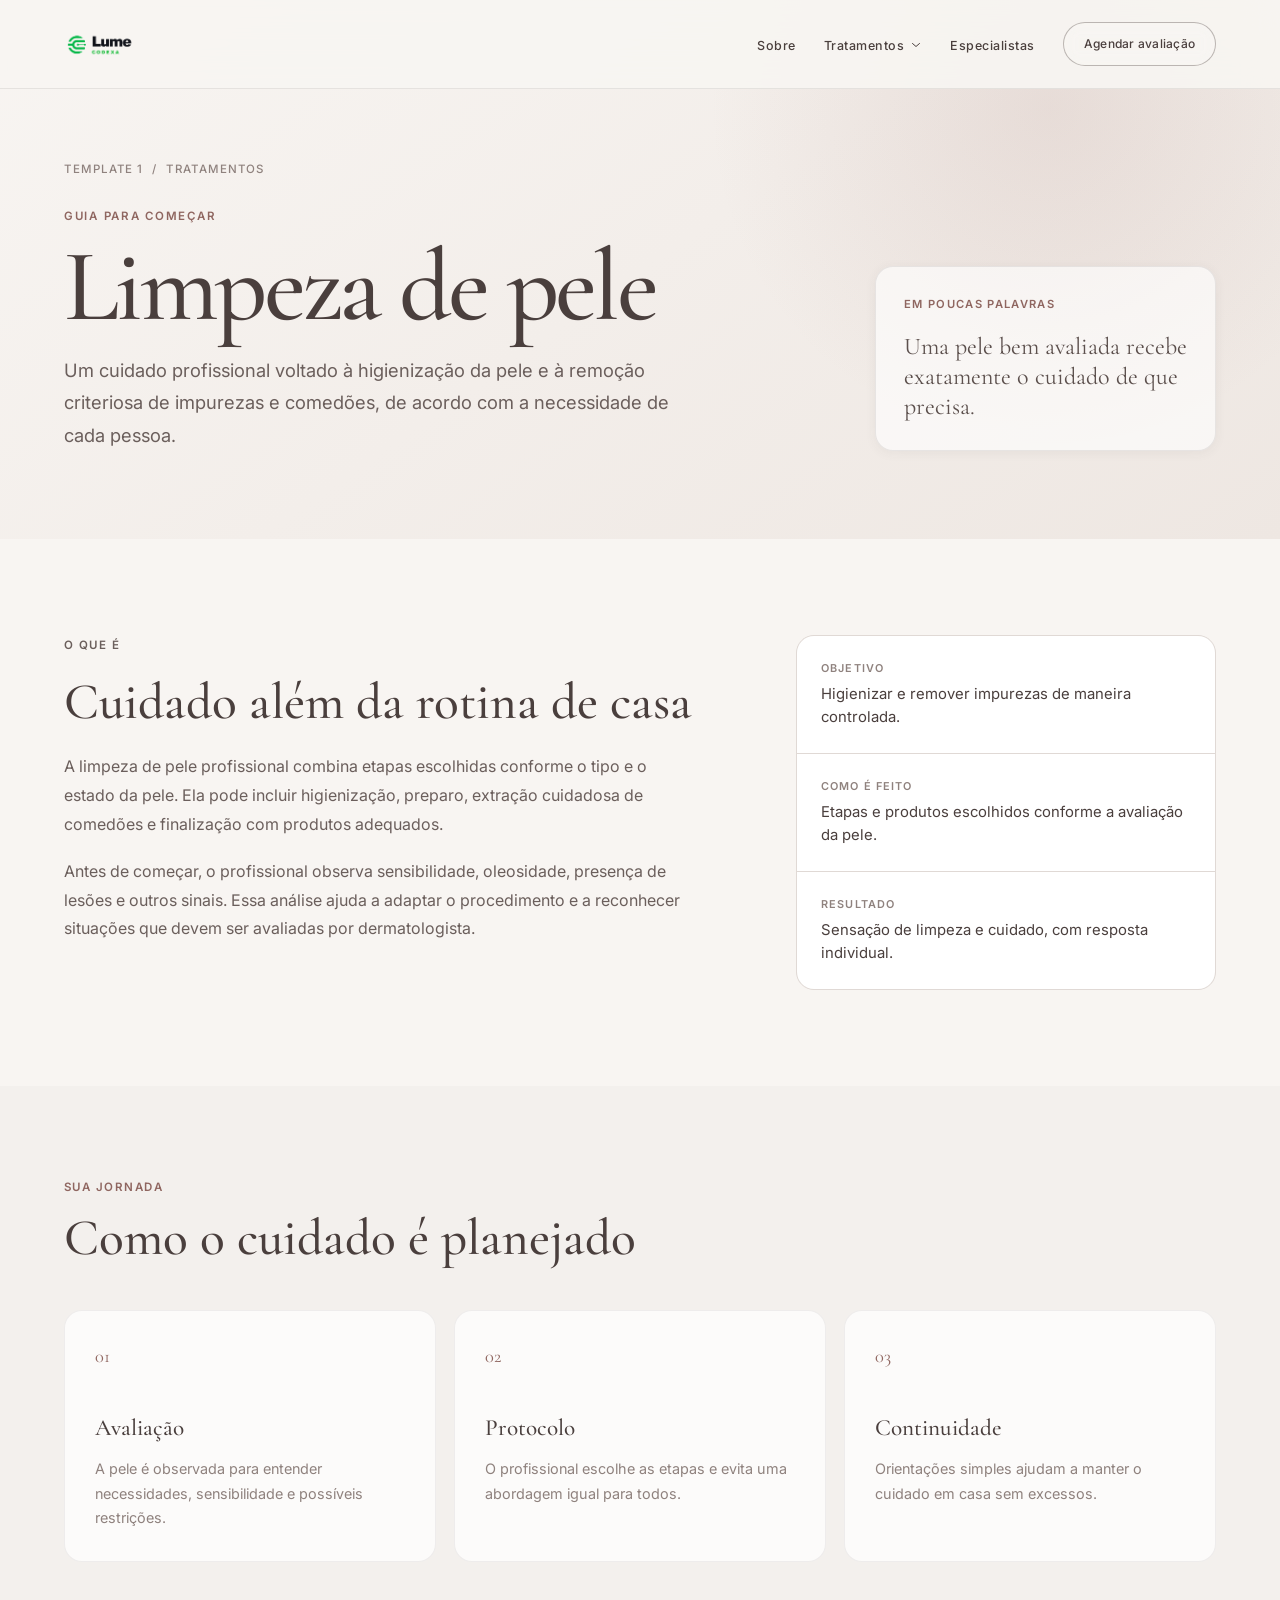
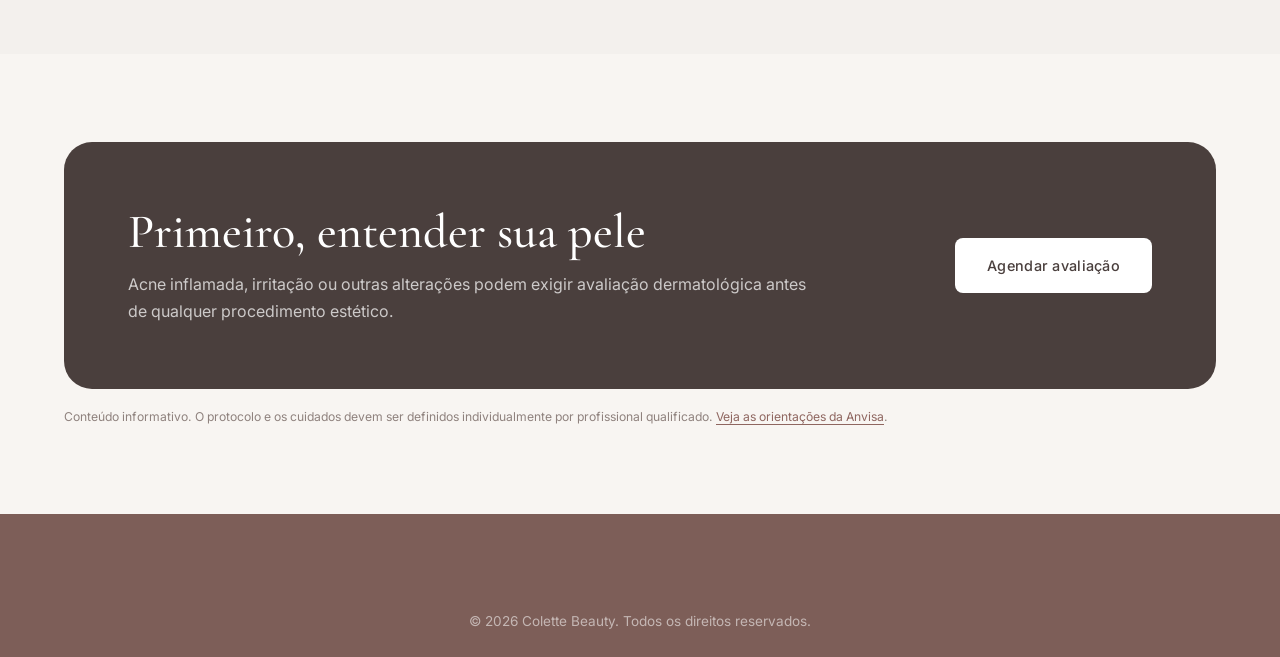
<file: template-1/procedimentos/limpeza-de-pele.html>
<!DOCTYPE html>
<html lang="pt-BR">
<head>
    <meta charset="UTF-8">
    <meta name="viewport" content="width=device-width, initial-scale=1.0">
    <title>Limpeza de pele: entenda o procedimento | Colette Beauty</title>
    <meta name="description" content="Um overview simples sobre limpeza de pele: para que serve, como costuma funcionar e por que a avaliação da pele é importante.">
    <link rel="icon" type="image/png" href="../../images/logo-lume-mono.png">
    <link rel="preconnect" href="https://fonts.googleapis.com">
    <link rel="preconnect" href="https://fonts.gstatic.com" crossorigin>
    <link href="https://fonts.googleapis.com/css2?family=Cormorant+Garamond:wght@400;500;600&family=Inter:wght@300;400;500;600&display=swap" rel="stylesheet">
    <link rel="stylesheet" href="../../css/style.css">
</head>
<body class="procedure-page">
    <a href="#main-content" class="skip-link">Pular para o conteúdo</a>
    <header class="header" id="header">
        <div class="container header__container">
            <a href="../" class="logo" aria-label="Voltar ao Template 1"><img src="../../images/logo-lume-mono.png" alt="Lume Codexa" class="logo__img"></a>
            <nav class="nav" id="nav" aria-label="Navegação principal">
                <ul class="nav__list">
                    <li><a href="../#about" class="nav__link">Sobre</a></li>
                    <li class="nav__item nav__item--dropdown">
                        <button class="nav__link nav__dropdown-toggle" type="button" aria-haspopup="true" aria-expanded="false" aria-controls="treatmentsMenu">Tratamentos <svg class="nav__dropdown-icon" width="12" height="12" viewBox="0 0 12 12" aria-hidden="true"><path d="m2.5 4.5 3.5 3 3.5-3" fill="none" stroke="currentColor" stroke-linecap="round" stroke-linejoin="round"/></svg></button>
                        <ul class="nav__submenu" id="treatmentsMenu" aria-label="Procedimentos">
                            <li><a href="botox.html" class="nav__submenu-link">Botox</a></li>
                            <li><a href="preenchimento-facial.html" class="nav__submenu-link">Preenchimento facial</a></li>
                            <li><a href="limpeza-de-pele.html" class="nav__submenu-link" aria-current="page">Limpeza de pele</a></li>
                        </ul>
                    </li>
                    <li><a href="../#experts" class="nav__link">Especialistas</a></li>
                </ul>
                <a href="../#contact" class="btn nav__cta">Agendar avaliação</a>
            </nav>
            <button class="menu-toggle" id="menuToggle" type="button" aria-label="Abrir menu" aria-expanded="false" aria-controls="nav"><span></span><span></span><span></span></button>
        </div>
    </header>

    <main id="main-content">
        <section class="procedure-hero">
            <div class="container procedure-hero__container">
                <div>
                    <div class="procedure-breadcrumb"><a href="../">Template 1</a><span aria-hidden="true">/</span><span>Tratamentos</span></div>
                    <p class="procedure-hero__eyebrow">Guia para começar</p>
                    <h1 class="procedure-hero__title">Limpeza de pele</h1>
                    <p class="procedure-hero__text">Um cuidado profissional voltado à higienização da pele e à remoção criteriosa de impurezas e comedões, de acordo com a necessidade de cada pessoa.</p>
                </div>
                <aside class="procedure-summary" aria-label="Resumo do procedimento"><span class="procedure-summary__label">Em poucas palavras</span><p>Uma pele bem avaliada recebe exatamente o cuidado de que precisa.</p></aside>
            </div>
        </section>

        <section class="procedure-overview" id="overview">
            <div class="container procedure-overview__grid">
                <div class="procedure-overview__content">
                    <p class="procedure-kicker">O que é</p>
                    <h2 class="section__title">Cuidado além da rotina de casa</h2>
                    <p>A limpeza de pele profissional combina etapas escolhidas conforme o tipo e o estado da pele. Ela pode incluir higienização, preparo, extração cuidadosa de comedões e finalização com produtos adequados.</p>
                    <p>Antes de começar, o profissional observa sensibilidade, oleosidade, presença de lesões e outros sinais. Essa análise ajuda a adaptar o procedimento e a reconhecer situações que devem ser avaliadas por dermatologista.</p>
                </div>
                <dl class="procedure-overview__facts">
                    <div class="procedure-fact"><dt>Objetivo</dt><dd>Higienizar e remover impurezas de maneira controlada.</dd></div>
                    <div class="procedure-fact"><dt>Como é feito</dt><dd>Etapas e produtos escolhidos conforme a avaliação da pele.</dd></div>
                    <div class="procedure-fact"><dt>Resultado</dt><dd>Sensação de limpeza e cuidado, com resposta individual.</dd></div>
                </dl>
            </div>
        </section>

        <section class="procedure-journey">
            <div class="container">
                <div class="procedure-journey__header"><p class="procedure-kicker">Sua jornada</p><h2 class="section__title">Como o cuidado é planejado</h2></div>
                <div class="procedure-journey__grid">
                    <article class="procedure-card"><span class="procedure-card__number">01</span><h3>Avaliação</h3><p>A pele é observada para entender necessidades, sensibilidade e possíveis restrições.</p></article>
                    <article class="procedure-card"><span class="procedure-card__number">02</span><h3>Protocolo</h3><p>O profissional escolhe as etapas e evita uma abordagem igual para todos.</p></article>
                    <article class="procedure-card"><span class="procedure-card__number">03</span><h3>Continuidade</h3><p>Orientações simples ajudam a manter o cuidado em casa sem excessos.</p></article>
                </div>
            </div>
        </section>

        <section class="procedure-safety">
            <div class="container">
                <div class="procedure-safety__box">
                    <div class="procedure-safety__content"><h2>Primeiro, entender sua pele</h2><p>Acne inflamada, irritação ou outras alterações podem exigir avaliação dermatológica antes de qualquer procedimento estético.</p></div>
                    <a href="../#contact" class="btn btn--lg">Agendar avaliação</a>
                </div>
                <p class="procedure-disclaimer">Conteúdo informativo. O protocolo e os cuidados devem ser definidos individualmente por profissional qualificado. <a href="https://www.gov.br/anvisa/pt-br/comunicacao/campanhas/estetica/procedimento-seguro" target="_blank" rel="noopener noreferrer">Veja as orientações da Anvisa</a>.</p>
            </div>
        </section>
    </main>
    <footer class="footer"><div class="footer__bottom"><div class="container"><p>&copy; 2026 Colette Beauty. Todos os direitos reservados.</p></div></div></footer>
    <script src="../../js/main.js"></script>
</body>
</html>
</file>
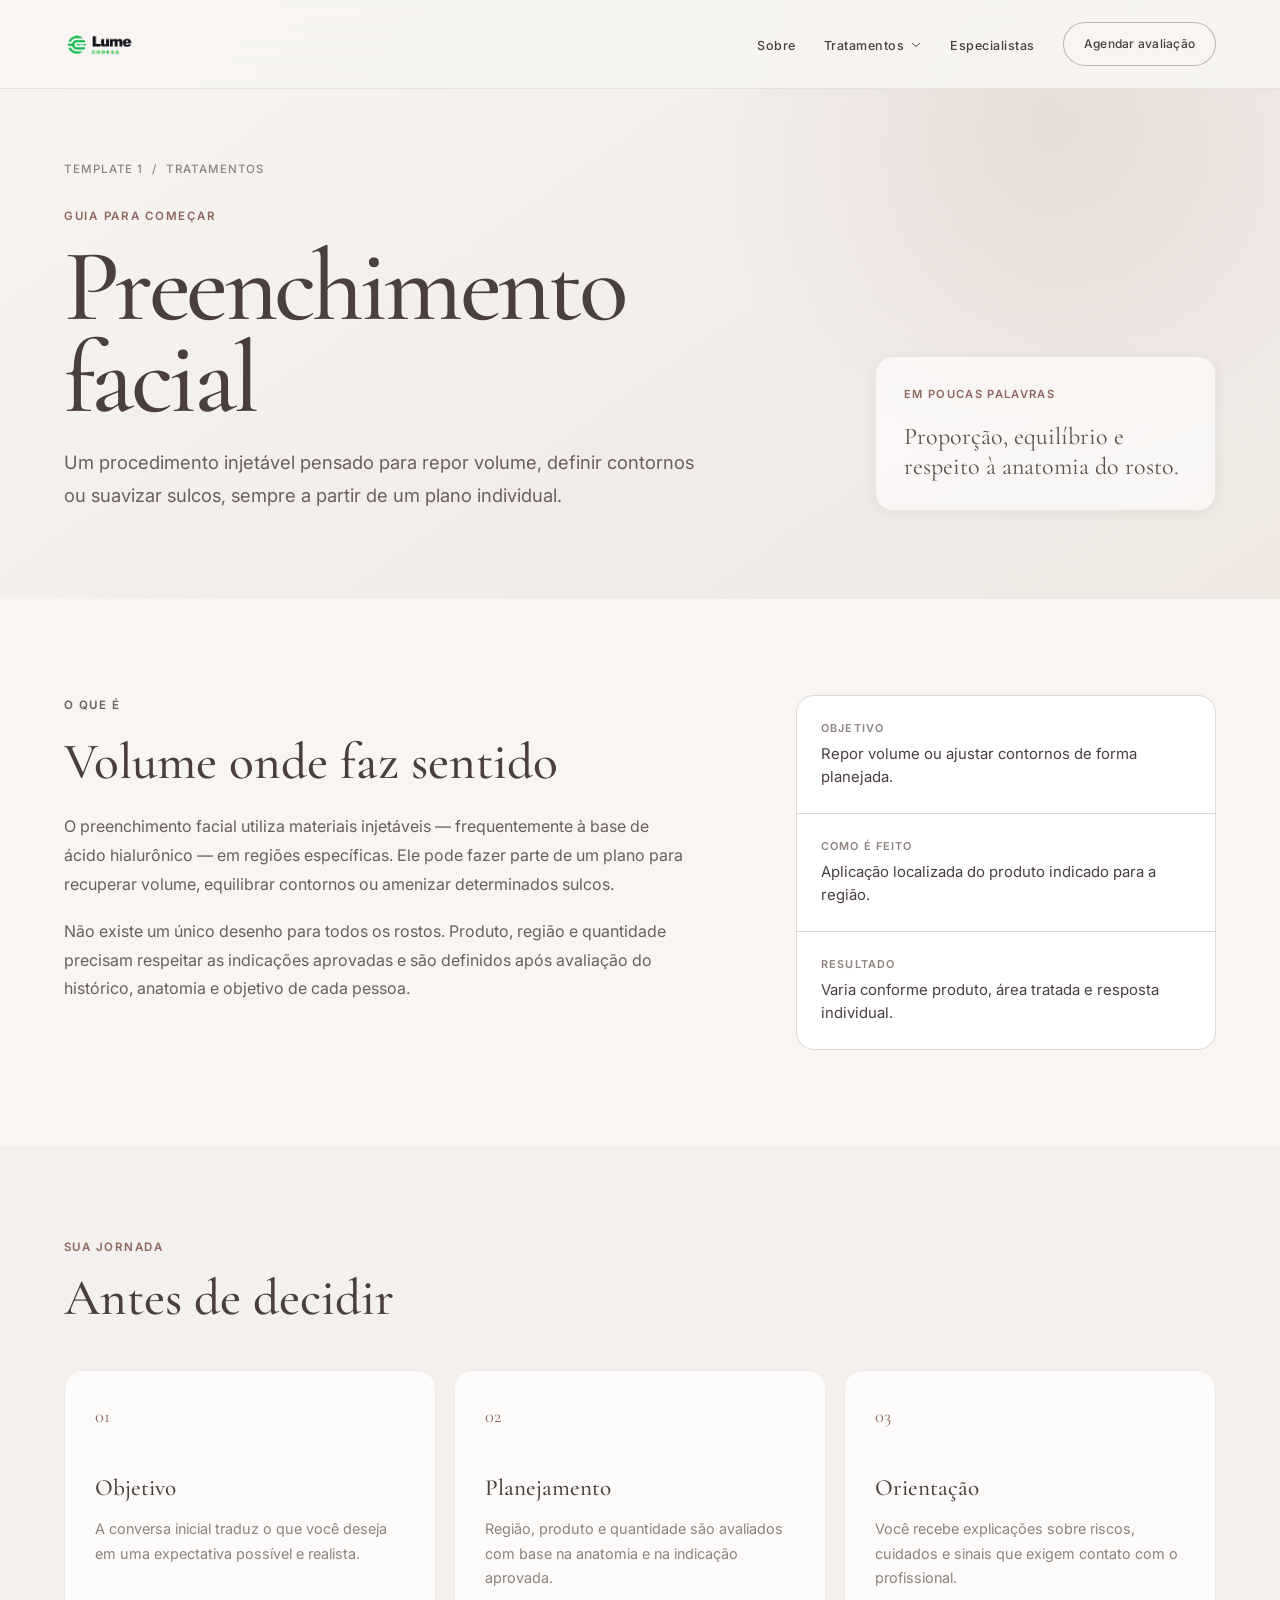
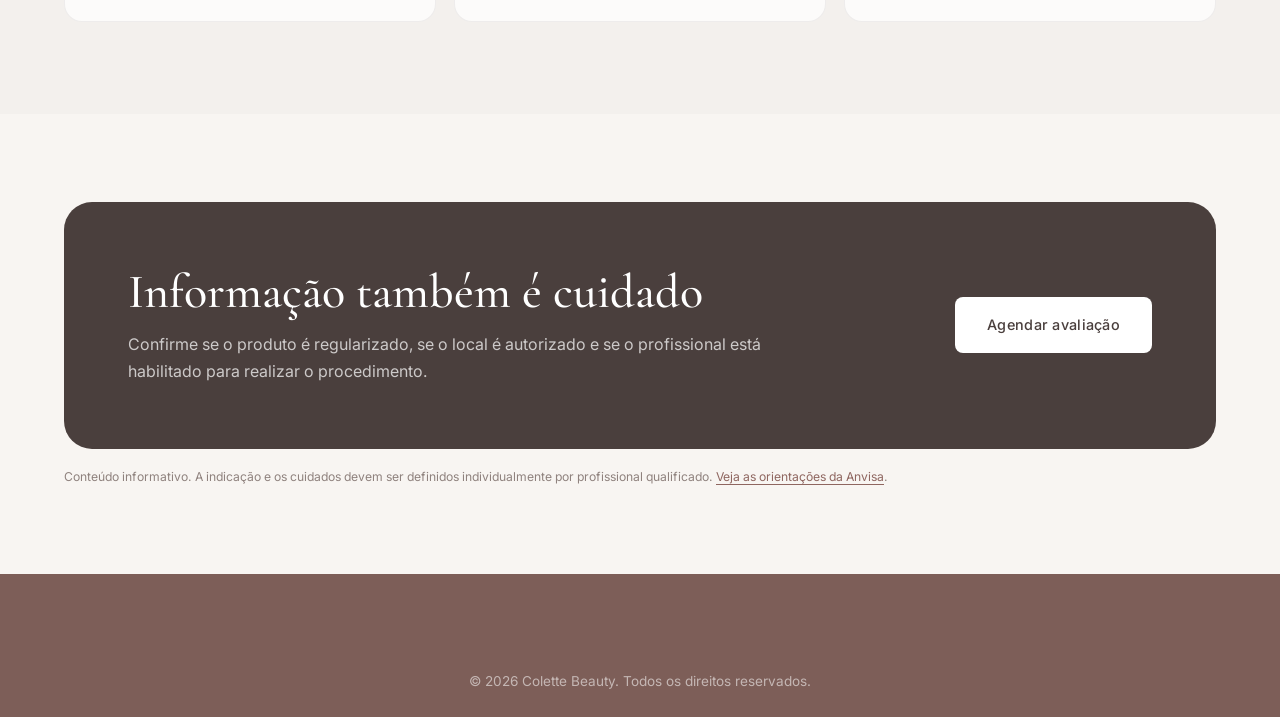
<file: template-1/procedimentos/preenchimento-facial.html>
<!DOCTYPE html>
<html lang="pt-BR">
<head>
    <meta charset="UTF-8">
    <meta name="viewport" content="width=device-width, initial-scale=1.0">
    <title>Preenchimento facial: entenda o procedimento | Colette Beauty</title>
    <meta name="description" content="Um overview simples sobre preenchimento facial: objetivos, avaliação e cuidados importantes antes do procedimento.">
    <link rel="icon" type="image/png" href="../../images/logo-lume-mono.png">
    <link rel="preconnect" href="https://fonts.googleapis.com">
    <link rel="preconnect" href="https://fonts.gstatic.com" crossorigin>
    <link href="https://fonts.googleapis.com/css2?family=Cormorant+Garamond:wght@400;500;600&family=Inter:wght@300;400;500;600&display=swap" rel="stylesheet">
    <link rel="stylesheet" href="../../css/style.css">
</head>
<body class="procedure-page">
    <a href="#main-content" class="skip-link">Pular para o conteúdo</a>
    <header class="header" id="header">
        <div class="container header__container">
            <a href="../" class="logo" aria-label="Voltar ao Template 1"><img src="../../images/logo-lume-mono.png" alt="Lume Codexa" class="logo__img"></a>
            <nav class="nav" id="nav" aria-label="Navegação principal">
                <ul class="nav__list">
                    <li><a href="../#about" class="nav__link">Sobre</a></li>
                    <li class="nav__item nav__item--dropdown">
                        <button class="nav__link nav__dropdown-toggle" type="button" aria-haspopup="true" aria-expanded="false" aria-controls="treatmentsMenu">Tratamentos <svg class="nav__dropdown-icon" width="12" height="12" viewBox="0 0 12 12" aria-hidden="true"><path d="m2.5 4.5 3.5 3 3.5-3" fill="none" stroke="currentColor" stroke-linecap="round" stroke-linejoin="round"/></svg></button>
                        <ul class="nav__submenu" id="treatmentsMenu" aria-label="Procedimentos">
                            <li><a href="botox.html" class="nav__submenu-link">Botox</a></li>
                            <li><a href="preenchimento-facial.html" class="nav__submenu-link" aria-current="page">Preenchimento facial</a></li>
                            <li><a href="limpeza-de-pele.html" class="nav__submenu-link">Limpeza de pele</a></li>
                        </ul>
                    </li>
                    <li><a href="../#experts" class="nav__link">Especialistas</a></li>
                </ul>
                <a href="../#contact" class="btn nav__cta">Agendar avaliação</a>
            </nav>
            <button class="menu-toggle" id="menuToggle" type="button" aria-label="Abrir menu" aria-expanded="false" aria-controls="nav"><span></span><span></span><span></span></button>
        </div>
    </header>

    <main id="main-content">
        <section class="procedure-hero">
            <div class="container procedure-hero__container">
                <div>
                    <div class="procedure-breadcrumb"><a href="../">Template 1</a><span aria-hidden="true">/</span><span>Tratamentos</span></div>
                    <p class="procedure-hero__eyebrow">Guia para começar</p>
                    <h1 class="procedure-hero__title">Preenchimento facial</h1>
                    <p class="procedure-hero__text">Um procedimento injetável pensado para repor volume, definir contornos ou suavizar sulcos, sempre a partir de um plano individual.</p>
                </div>
                <aside class="procedure-summary" aria-label="Resumo do procedimento"><span class="procedure-summary__label">Em poucas palavras</span><p>Proporção, equilíbrio e respeito à anatomia do rosto.</p></aside>
            </div>
        </section>

        <section class="procedure-overview" id="overview">
            <div class="container procedure-overview__grid">
                <div class="procedure-overview__content">
                    <p class="procedure-kicker">O que é</p>
                    <h2 class="section__title">Volume onde faz sentido</h2>
                    <p>O preenchimento facial utiliza materiais injetáveis — frequentemente à base de ácido hialurônico — em regiões específicas. Ele pode fazer parte de um plano para recuperar volume, equilibrar contornos ou amenizar determinados sulcos.</p>
                    <p>Não existe um único desenho para todos os rostos. Produto, região e quantidade precisam respeitar as indicações aprovadas e são definidos após avaliação do histórico, anatomia e objetivo de cada pessoa.</p>
                </div>
                <dl class="procedure-overview__facts">
                    <div class="procedure-fact"><dt>Objetivo</dt><dd>Repor volume ou ajustar contornos de forma planejada.</dd></div>
                    <div class="procedure-fact"><dt>Como é feito</dt><dd>Aplicação localizada do produto indicado para a região.</dd></div>
                    <div class="procedure-fact"><dt>Resultado</dt><dd>Varia conforme produto, área tratada e resposta individual.</dd></div>
                </dl>
            </div>
        </section>

        <section class="procedure-journey">
            <div class="container">
                <div class="procedure-journey__header"><p class="procedure-kicker">Sua jornada</p><h2 class="section__title">Antes de decidir</h2></div>
                <div class="procedure-journey__grid">
                    <article class="procedure-card"><span class="procedure-card__number">01</span><h3>Objetivo</h3><p>A conversa inicial traduz o que você deseja em uma expectativa possível e realista.</p></article>
                    <article class="procedure-card"><span class="procedure-card__number">02</span><h3>Planejamento</h3><p>Região, produto e quantidade são avaliados com base na anatomia e na indicação aprovada.</p></article>
                    <article class="procedure-card"><span class="procedure-card__number">03</span><h3>Orientação</h3><p>Você recebe explicações sobre riscos, cuidados e sinais que exigem contato com o profissional.</p></article>
                </div>
            </div>
        </section>

        <section class="procedure-safety">
            <div class="container">
                <div class="procedure-safety__box">
                    <div class="procedure-safety__content"><h2>Informação também é cuidado</h2><p>Confirme se o produto é regularizado, se o local é autorizado e se o profissional está habilitado para realizar o procedimento.</p></div>
                    <a href="../#contact" class="btn btn--lg">Agendar avaliação</a>
                </div>
                <p class="procedure-disclaimer">Conteúdo informativo. A indicação e os cuidados devem ser definidos individualmente por profissional qualificado. <a href="https://www.gov.br/anvisa/pt-br/assuntos/noticias-anvisa/2026/anvisa-recomenda-preenchedores-dermicos-somente-dentro-das-indicacoes-aprovadas" target="_blank" rel="noopener noreferrer">Veja as orientações da Anvisa</a>.</p>
            </div>
        </section>
    </main>
    <footer class="footer"><div class="footer__bottom"><div class="container"><p>&copy; 2026 Colette Beauty. Todos os direitos reservados.</p></div></div></footer>
    <script src="../../js/main.js"></script>
</body>
</html>
</file>
<file: css/home.css>
:root {
    --page: #f4f0eb;
    --surface: #faf8f5;
    --surface-strong: #ffffff;
    --ink: #453b38;
    --ink-soft: #6f625e;
    --accent: #a67c75;
    --accent-dark: #7f5751;
    --accent-light: #d8c4c1;
    --line: rgba(69, 59, 56, 0.16);
    --white: #ffffff;
    --font-display: 'Cormorant Garamond', Georgia, serif;
    --font-body: 'Inter', -apple-system, BlinkMacSystemFont, 'Segoe UI', sans-serif;
    --shell: 1200px;
    --ease: 220ms ease;
}

*,
*::before,
*::after {
    box-sizing: border-box;
}

html {
    scroll-behavior: smooth;
}

body {
    margin: 0;
    color: var(--ink);
    background: var(--page);
    font-family: var(--font-body);
    -webkit-font-smoothing: antialiased;
}

body::before {
    content: '';
    position: fixed;
    inset: 0;
    z-index: -1;
    pointer-events: none;
    background-image: linear-gradient(rgba(69, 59, 56, 0.032) 1px, transparent 1px), linear-gradient(90deg, rgba(69, 59, 56, 0.032) 1px, transparent 1px);
    background-size: 80px 80px;
    mask-image: linear-gradient(to bottom, black, transparent 68%);
}

a {
    color: inherit;
    text-decoration: none;
}

img {
    display: block;
    max-width: 100%;
}

a:focus-visible {
    outline: 2px solid var(--accent-dark);
    outline-offset: 4px;
}

.shell {
    width: min(calc(100% - 48px), var(--shell));
    margin-inline: auto;
}

.skip-link {
    position: fixed;
    top: 12px;
    left: 12px;
    z-index: 200;
    padding: 10px 16px;
    color: var(--white);
    background: var(--ink);
    border-radius: 999px;
    transform: translateY(-160%);
    transition: transform var(--ease);
}

.skip-link:focus {
    transform: translateY(0);
}

.eyebrow {
    margin: 0 0 22px;
    color: var(--accent-dark);
    font-size: 0.68rem;
    font-weight: 600;
    letter-spacing: 0.18em;
    text-transform: uppercase;
}

.button {
    min-height: 52px;
    display: inline-flex;
    align-items: center;
    justify-content: center;
    gap: 12px;
    padding: 0 22px;
    color: var(--white);
    background: var(--ink);
    border: 1px solid var(--ink);
    border-radius: 999px;
    font-size: 0.76rem;
    font-weight: 600;
    letter-spacing: 0.035em;
    transition: color var(--ease), background-color var(--ease), border-color var(--ease), transform var(--ease);
}

.button:hover {
    background: var(--accent-dark);
    border-color: var(--accent-dark);
    transform: translateY(-2px);
}

.button--small {
    min-height: 44px;
    padding-inline: 18px;
    color: var(--ink);
    background: transparent;
    border-color: var(--line);
    font-size: 0.72rem;
}

.button--small:hover {
    color: var(--white);
    background: var(--ink);
    border-color: var(--ink);
}

.button--light {
    color: var(--ink);
    background: var(--white);
    border-color: var(--white);
}

.button--light:hover {
    color: var(--white);
    background: var(--accent);
    border-color: var(--accent);
}

.text-link {
    min-height: 44px;
    display: inline-flex;
    align-items: center;
    gap: 10px;
    border-bottom: 1px solid var(--line);
    font-size: 0.78rem;
    font-weight: 600;
    letter-spacing: 0.04em;
    transition: gap var(--ease), border-color var(--ease);
}

.text-link:hover {
    gap: 15px;
    border-color: var(--ink);
}

.site-header {
    position: absolute;
    inset: 0 0 auto;
    z-index: 10;
    border-bottom: 1px solid var(--line);
}

.header__inner {
    min-height: 88px;
    display: flex;
    align-items: center;
    gap: 42px;
}

.brand {
    display: inline-flex;
    flex: none;
}

.brand img {
    width: 88px;
    height: auto;
}

.header__nav {
    display: flex;
    align-items: center;
    gap: 28px;
    margin-left: auto;
    font-size: 0.74rem;
    font-weight: 600;
    letter-spacing: 0.035em;
}

.header__nav a {
    transition: color var(--ease);
}

.header__nav a:hover {
    color: var(--accent-dark);
}

.sales-hero {
    min-height: 820px;
    display: flex;
    align-items: center;
    padding: 160px 0 96px;
    border-bottom: 1px solid var(--line);
}

.sales-hero__grid {
    display: grid;
    grid-template-columns: minmax(0, 1.35fr) minmax(340px, 0.65fr);
    align-items: center;
    gap: clamp(54px, 7vw, 104px);
}

.sales-hero__content {
    max-width: 790px;
}

.sales-hero h1 {
    max-width: 780px;
    margin: 0;
    font-family: var(--font-display);
    font-size: clamp(4.2rem, 7.35vw, 7rem);
    font-weight: 500;
    line-height: 0.88;
    letter-spacing: -0.047em;
    text-wrap: balance;
}

.sales-hero h1 em,
.section-heading h2 em,
.procedures h2 em,
.final-cta h2 em {
    color: var(--accent);
    font-weight: 400;
}

.sales-hero__copy {
    max-width: 680px;
    margin: 34px 0 0;
    color: var(--ink-soft);
    font-size: 1rem;
    line-height: 1.75;
}

.sales-hero__actions {
    display: flex;
    align-items: center;
    gap: 24px;
    margin-top: 30px;
}

.channel-list {
    display: flex;
    align-items: center;
    gap: 0;
    margin: 44px 0 0;
    padding: 0;
    color: var(--ink-soft);
    list-style: none;
    font-size: 0.68rem;
    font-weight: 600;
    letter-spacing: 0.12em;
    text-transform: uppercase;
}

.channel-list li {
    display: inline-flex;
    align-items: center;
}

.channel-list li:not(:last-child)::after {
    content: '';
    width: 28px;
    height: 1px;
    margin-inline: 13px;
    background: var(--accent-light);
}

.journey-card {
    position: relative;
    overflow: hidden;
    padding: 26px;
    background: rgba(250, 248, 245, 0.9);
    border: 1px solid var(--line);
    border-radius: 24px;
    box-shadow: 0 28px 80px rgba(69, 59, 56, 0.11);
}

.journey-card::before {
    content: '';
    position: absolute;
    width: 180px;
    height: 180px;
    right: -80px;
    top: -88px;
    background: var(--accent-light);
    border-radius: 50%;
    opacity: 0.6;
}

.journey-card__top {
    position: relative;
    display: flex;
    justify-content: space-between;
    gap: 16px;
    padding-bottom: 20px;
    border-bottom: 1px solid var(--line);
}

.journey-card__top p,
.journey-card__top span {
    margin: 0;
    font-size: 0.66rem;
    font-weight: 600;
    letter-spacing: 0.12em;
    text-transform: uppercase;
}

.journey-card__top span {
    color: var(--accent-dark);
}

.journey-list {
    position: relative;
    margin: 0;
    padding: 8px 0 0;
    list-style: none;
}

.journey-list li {
    position: relative;
    display: grid;
    grid-template-columns: 42px 1fr;
    align-items: center;
    gap: 15px;
    padding: 22px 0;
}

.journey-list li:not(:last-child) {
    border-bottom: 1px solid var(--line);
}

.journey-list__number {
    width: 42px;
    height: 42px;
    display: grid;
    place-items: center;
    color: var(--accent-dark);
    background: var(--page);
    border: 1px solid var(--line);
    border-radius: 50%;
    font-family: var(--font-display);
    font-size: 1rem;
    font-weight: 600;
}

.journey-list strong,
.journey-list small {
    display: block;
}

.journey-list strong {
    margin-bottom: 5px;
    font-family: var(--font-display);
    font-size: 1.4rem;
    font-weight: 600;
}

.journey-list small {
    color: var(--ink-soft);
    font-size: 0.72rem;
    line-height: 1.5;
}

.journey-card__result {
    margin-top: 10px;
    padding: 20px;
    color: var(--white);
    background: var(--ink);
    border-radius: 15px;
}

.journey-card__result span,
.journey-card__result strong {
    display: block;
}

.journey-card__result span {
    margin-bottom: 8px;
    color: var(--accent-light);
    font-size: 0.62rem;
    font-weight: 600;
    letter-spacing: 0.14em;
    text-transform: uppercase;
}

.journey-card__result strong {
    font-family: var(--font-display);
    font-size: 1.3rem;
    font-weight: 500;
}

.experience {
    padding: 116px 0 104px;
}

.section-heading {
    display: grid;
    grid-template-columns: minmax(0, 1fr) minmax(280px, 420px);
    align-items: end;
    gap: 56px;
    margin-bottom: 44px;
}

.section-heading--wide {
    grid-template-columns: minmax(0, 1.4fr) minmax(280px, 0.6fr);
    margin-bottom: 54px;
}

.section-heading h2,
.procedures h2,
.final-cta h2 {
    margin: 0;
    font-family: var(--font-display);
    font-size: clamp(3.1rem, 5vw, 5.1rem);
    font-weight: 500;
    line-height: 0.94;
    letter-spacing: -0.042em;
    text-wrap: balance;
}

.section-heading > p {
    margin: 0 0 4px;
    color: var(--ink-soft);
    font-size: 0.92rem;
    line-height: 1.75;
}

.experience-grid {
    display: grid;
    grid-template-columns: repeat(3, 1fr);
    gap: 18px;
}

.experience-card {
    min-height: 430px;
    display: flex;
    flex-direction: column;
    padding: 30px;
    background: var(--surface);
    border: 1px solid var(--line);
    border-radius: 20px;
}

.experience-card--accent {
    color: var(--white);
    background: var(--ink);
}

.experience-card__head {
    display: flex;
    align-items: center;
    justify-content: space-between;
    padding-bottom: 26px;
    border-bottom: 1px solid var(--line);
}

.experience-card--accent .experience-card__head {
    border-color: rgba(255, 255, 255, 0.17);
}

.experience-card__head span {
    color: var(--accent);
    font-family: var(--font-display);
    font-size: 2.2rem;
    line-height: 1;
}

.experience-card--accent .experience-card__head span {
    color: var(--accent-light);
}

.experience-card__head p {
    margin: 0;
    color: var(--ink-soft);
    font-size: 0.62rem;
    font-weight: 600;
    letter-spacing: 0.14em;
    text-transform: uppercase;
}

.experience-card--accent .experience-card__head p {
    color: rgba(255, 255, 255, 0.58);
}

.experience-card h3 {
    margin: 28px 0 16px;
    font-family: var(--font-display);
    font-size: 2.25rem;
    font-weight: 500;
    line-height: 1;
}

.experience-card > p {
    margin: 0;
    color: var(--ink-soft);
    font-size: 0.85rem;
    line-height: 1.72;
}

.experience-card--accent > p {
    color: rgba(255, 255, 255, 0.66);
}

.experience-card ul {
    display: grid;
    gap: 11px;
    margin: auto 0 0;
    padding: 28px 0 0;
    list-style: none;
}

.experience-card li {
    display: flex;
    align-items: center;
    gap: 10px;
    font-size: 0.72rem;
    font-weight: 500;
}

.experience-card li::before {
    content: '';
    width: 6px;
    height: 6px;
    flex: none;
    background: var(--accent);
    border-radius: 50%;
}

.experience-card--accent li::before {
    background: var(--accent-light);
}

.conversion-path {
    display: grid;
    grid-template-columns: auto 1fr auto 1fr auto 1fr auto;
    align-items: center;
    gap: 18px;
    margin-top: 48px;
    padding: 24px 28px;
    background: rgba(250, 248, 245, 0.62);
    border: 1px solid var(--line);
    border-radius: 999px;
    color: var(--ink-soft);
    font-size: 0.68rem;
    font-weight: 600;
    letter-spacing: 0.1em;
    text-transform: uppercase;
}

.conversion-path i {
    width: 100%;
    height: 1px;
    background: var(--accent-light);
}

.conversion-path strong {
    color: var(--accent-dark);
}

.procedures {
    padding: 112px 0;
    color: var(--white);
    background: var(--ink);
}

.procedures__grid {
    display: grid;
    grid-template-columns: minmax(0, 0.9fr) minmax(420px, 1.1fr);
    align-items: center;
    gap: clamp(64px, 9vw, 128px);
}

.procedures .eyebrow {
    color: var(--accent-light);
}

.procedures h2 {
    font-size: clamp(3.2rem, 5.5vw, 5.6rem);
}

.procedures__content > p:not(.eyebrow):not(.procedures__note) {
    max-width: 620px;
    margin: 30px 0 0;
    color: rgba(255, 255, 255, 0.68);
    font-size: 0.92rem;
    line-height: 1.75;
}

.procedures__note {
    max-width: 480px;
    margin: 26px 0 0;
    padding-top: 20px;
    color: rgba(255, 255, 255, 0.46);
    border-top: 1px solid rgba(255, 255, 255, 0.14);
    font-size: 0.68rem;
    line-height: 1.6;
}

.procedure-links {
    border-top: 1px solid rgba(255, 255, 255, 0.18);
}

.procedure-links a {
    min-height: 132px;
    display: grid;
    grid-template-columns: 44px 1fr 46px;
    align-items: center;
    gap: 22px;
    padding: 22px 10px;
    border-bottom: 1px solid rgba(255, 255, 255, 0.18);
    transition: padding-left var(--ease), background-color var(--ease);
}

.procedure-links a:hover {
    padding-left: 22px;
    background: rgba(255, 255, 255, 0.035);
}

.procedure-links > a > span {
    color: var(--accent-light);
    font-family: var(--font-display);
    font-size: 1.3rem;
}

.procedure-links strong,
.procedure-links small {
    display: block;
}

.procedure-links strong {
    margin-bottom: 6px;
    font-family: var(--font-display);
    font-size: clamp(1.8rem, 3vw, 2.6rem);
    font-weight: 500;
}

.procedure-links small {
    color: rgba(255, 255, 255, 0.52);
    font-size: 0.7rem;
}

.procedure-links b {
    width: 42px;
    height: 42px;
    display: grid;
    place-items: center;
    border: 1px solid rgba(255, 255, 255, 0.2);
    border-radius: 50%;
    font-size: 1rem;
    font-weight: 400;
    transition: color var(--ease), background-color var(--ease), transform var(--ease);
}

.procedure-links a:hover b {
    color: var(--ink);
    background: var(--white);
    transform: rotate(6deg);
}

.templates {
    padding: 116px 0 120px;
    background: var(--surface);
}

.template-grid {
    display: grid;
    grid-template-columns: repeat(2, minmax(0, 1fr));
    gap: 24px;
}

.template-card {
    overflow: hidden;
    background: var(--surface-strong);
    border: 1px solid var(--line);
    border-radius: 22px;
    box-shadow: 0 18px 52px rgba(69, 59, 56, 0.06);
    transition: transform var(--ease), box-shadow var(--ease), border-color var(--ease);
}

.template-card:hover {
    transform: translateY(-4px);
    border-color: rgba(158, 115, 108, 0.55);
    box-shadow: 0 25px 66px rgba(69, 59, 56, 0.12);
}

.template-card--natural {
    background: #f3f0ed;
}

.template-card__media {
    position: relative;
    aspect-ratio: 16 / 10;
    margin: 0;
    overflow: hidden;
    background: #ddd4cb;
}

.template-card__media img {
    width: 100%;
    height: 100%;
    object-fit: cover;
    object-position: center;
    transition: transform 500ms ease;
}

.template-card--natural .template-card__media img {
    object-position: 58% center;
}

.template-card:hover .template-card__media img {
    transform: scale(1.018);
}

.template-card__status {
    position: absolute;
    top: 18px;
    left: 18px;
    z-index: 1;
    padding: 8px 12px;
    color: var(--ink);
    background: rgba(250, 248, 245, 0.9);
    border: 1px solid rgba(255, 255, 255, 0.58);
    border-radius: 999px;
    backdrop-filter: blur(12px);
    font-size: 0.62rem;
    font-weight: 600;
    letter-spacing: 0.09em;
    text-transform: uppercase;
}

.template-card__content {
    min-height: 280px;
    display: flex;
    flex-direction: column;
    padding: 30px;
    border-top: 1px solid var(--line);
}

.template-card__label {
    margin: 0;
    color: var(--accent-dark);
    font-size: 0.65rem;
    font-weight: 600;
    letter-spacing: 0.14em;
    text-transform: uppercase;
}

.template-card h3 {
    margin: 14px 0 12px;
    font-family: var(--font-display);
    font-size: clamp(2.4rem, 3.6vw, 3.45rem);
    font-weight: 500;
    line-height: 0.95;
    letter-spacing: -0.035em;
}

.template-card__description {
    max-width: 470px;
    margin: 0;
    color: var(--ink-soft);
    font-size: 0.82rem;
    line-height: 1.68;
}

.template-card__footer {
    display: flex;
    align-items: center;
    justify-content: space-between;
    gap: 18px;
    margin-top: auto;
    padding-top: 26px;
    font-size: 0.74rem;
    font-weight: 600;
    letter-spacing: 0.035em;
}

.template-card__arrow {
    width: 44px;
    height: 44px;
    display: grid;
    place-items: center;
    flex: none;
    color: var(--white);
    background: var(--accent);
    border-radius: 50%;
    font-size: 1rem;
    transition: background-color var(--ease), transform var(--ease);
}

.template-card:hover .template-card__arrow {
    background: var(--accent-dark);
    transform: rotate(6deg);
}

.collection-note {
    display: flex;
    align-items: center;
    gap: 14px;
    margin: 28px 0 0;
    color: var(--ink-soft);
    font-size: 0.74rem;
}

.collection-note span {
    color: var(--accent-dark);
    font-weight: 600;
    letter-spacing: 0.1em;
}

.final-cta {
    padding: 98px 0;
    color: var(--white);
    background: var(--accent-dark);
}

.final-cta__inner {
    display: grid;
    grid-template-columns: minmax(0, 1.35fr) minmax(300px, 0.65fr);
    align-items: end;
    gap: clamp(60px, 9vw, 130px);
}

.final-cta .eyebrow {
    color: var(--accent-light);
}

.final-cta h2 {
    max-width: 760px;
    font-size: clamp(3.3rem, 5.6vw, 5.8rem);
}

.final-cta h2 em {
    color: var(--white);
}

.final-cta__action p {
    margin: 0 0 24px;
    color: rgba(255, 255, 255, 0.7);
    font-size: 0.86rem;
    line-height: 1.7;
}

.site-footer {
    color: var(--white);
    background: var(--ink);
    border-top: 1px solid rgba(255, 255, 255, 0.12);
}

.footer__inner {
    min-height: 150px;
    display: grid;
    grid-template-columns: 1fr auto 1fr;
    align-items: center;
    gap: 30px;
    color: rgba(255, 255, 255, 0.55);
    font-size: 0.7rem;
}

.footer__inner img {
    width: 82px;
    height: auto;
    filter: brightness(0) invert(1);
}

.footer__inner p {
    margin: 0;
    text-align: center;
}

.footer__inner > span {
    text-align: right;
}

@media (max-width: 1020px) {
    .header__nav {
        gap: 18px;
    }

    .sales-hero {
        min-height: 0;
    }

    .sales-hero__grid,
    .procedures__grid,
    .final-cta__inner {
        grid-template-columns: 1fr;
    }

    .sales-hero__grid {
        gap: 64px;
    }

    .journey-card {
        max-width: 650px;
    }

    .experience-grid {
        grid-template-columns: 1fr;
    }

    .experience-card {
        min-height: 0;
    }

    .experience-card ul {
        margin-top: 30px;
    }

    .procedures__grid {
        gap: 60px;
    }

    .procedure-links {
        max-width: 760px;
    }

    .final-cta__action {
        max-width: 520px;
    }
}

@media (max-width: 780px) {
    .header__nav {
        display: none;
    }

    .header__inner .button {
        margin-left: auto;
    }

    .section-heading,
    .section-heading--wide {
        grid-template-columns: 1fr;
        gap: 24px;
    }

    .section-heading > p {
        max-width: 580px;
    }

    .template-grid {
        grid-template-columns: 1fr;
    }

    .conversion-path {
        grid-template-columns: 1fr;
        justify-items: start;
        border-radius: 20px;
    }

    .conversion-path i {
        width: 1px;
        height: 18px;
        margin-left: 6px;
    }
}

@media (max-width: 640px) {
    .shell {
        width: min(calc(100% - 32px), var(--shell));
    }

    .header__inner {
        min-height: 76px;
        gap: 16px;
    }

    .brand img {
        width: 76px;
    }

    .button--small {
        min-height: 42px;
        padding-inline: 13px;
        font-size: 0.67rem;
    }

    .sales-hero {
        padding: 126px 0 72px;
    }

    .sales-hero h1 {
        font-size: clamp(3.5rem, 16.8vw, 5rem);
        line-height: 0.9;
    }

    .sales-hero__copy {
        margin-top: 26px;
        font-size: 0.9rem;
    }

    .sales-hero__actions {
        align-items: flex-start;
        flex-direction: column;
        gap: 14px;
    }

    .channel-list {
        flex-wrap: wrap;
        row-gap: 12px;
        margin-top: 36px;
    }

    .channel-list li:not(:last-child)::after {
        width: 16px;
        margin-inline: 8px;
    }

    .journey-card {
        padding: 20px;
        border-radius: 19px;
    }

    .journey-list li {
        padding-block: 18px;
    }

    .experience,
    .templates {
        padding: 82px 0;
    }

    .section-heading,
    .section-heading--wide {
        margin-bottom: 34px;
    }

    .section-heading h2,
    .procedures h2,
    .final-cta h2 {
        font-size: clamp(3rem, 14vw, 4.4rem);
    }

    .experience-card {
        padding: 24px;
        border-radius: 17px;
    }

    .conversion-path {
        margin-top: 30px;
        padding: 24px;
    }

    .procedures {
        padding: 82px 0;
    }

    .procedure-links a {
        min-height: 112px;
        grid-template-columns: 30px 1fr 40px;
        gap: 14px;
        padding-inline: 0;
    }

    .procedure-links a:hover {
        padding-left: 8px;
    }

    .procedure-links strong {
        font-size: 1.65rem;
    }

    .template-card {
        border-radius: 17px;
    }

    .template-card__content {
        min-height: 260px;
        padding: 26px 24px 24px;
    }

    .template-card h3 {
        font-size: 2.7rem;
    }

    .final-cta {
        padding: 80px 0;
    }

    .final-cta__inner {
        gap: 44px;
    }

    .final-cta__action .button {
        width: 100%;
        padding-inline: 16px;
    }

    .footer__inner {
        min-height: 210px;
        grid-template-columns: 1fr;
        justify-items: start;
        gap: 14px;
        padding: 36px 0;
    }

    .footer__inner p,
    .footer__inner > span {
        text-align: left;
    }
}

@media (prefers-reduced-motion: reduce) {
    html {
        scroll-behavior: auto;
    }

    *,
    *::before,
    *::after {
        animation-duration: 0.01ms !important;
        animation-iteration-count: 1 !important;
        transition-duration: 0.01ms !important;
    }
}
</file>
<file: css/style.css>
/* ==========================================
   Colette Beauty - Landing Page
   Layout inspirado na referência enviada
   ========================================== */

:root {
    --color-primary: #a67c75;
    --color-primary-dark: #8f6660;
    --color-primary-light: #d8c4c1;
    --color-bg: #f3f0ed;
    --color-hero: #d9d6d2;
    --color-dark: #4a3f3d;
    --color-dark-soft: #5c504d;
    --color-text: #6b5f5c;
    --color-text-light: #8f827e;
    --color-white: #ffffff;
    --color-cream: #f8f5f2;
    --color-border: #e0d9d5;
    --color-footer: #7d5e58;
    --shadow-sm: 0 2px 12px rgba(74, 63, 61, 0.06);
    --shadow-md: 0 12px 40px rgba(74, 63, 61, 0.1);
    --radius-sm: 8px;
    --radius-md: 18px;
    --radius-lg: 28px;
    --radius-full: 999px;
    --transition: 0.3s ease;
    --font-title: 'Cormorant Garamond', Georgia, serif;
    --font-body: 'Inter', -apple-system, BlinkMacSystemFont, 'Segoe UI', sans-serif;
}

* {
    margin: 0;
    padding: 0;
    box-sizing: border-box;
}

html {
    scroll-behavior: smooth;
    scroll-padding-top: 90px;
}

body {
    font-family: var(--font-body);
    font-size: 16px;
    line-height: 1.65;
    color: var(--color-text);
    background-color: var(--color-bg);
    -webkit-font-smoothing: antialiased;
}

a {
    color: inherit;
    text-decoration: none;
}

a:focus-visible,
button:focus-visible {
    outline: 2px solid var(--color-dark);
    outline-offset: 4px;
}

.skip-link {
    position: fixed;
    top: 12px;
    left: 12px;
    z-index: 200;
    padding: 10px 16px;
    color: var(--color-white);
    background: var(--color-dark);
    border-radius: var(--radius-full);
    transform: translateY(-160%);
    transition: transform var(--transition);
}

.skip-link:focus {
    transform: translateY(0);
}

ul {
    list-style: none;
}

img {
    max-width: 100%;
    display: block;
}

.container {
    width: 100%;
    max-width: 1200px;
    margin: 0 auto;
    padding: 0 24px;
}

.section__title {
    font-family: var(--font-title);
    font-size: clamp(2.2rem, 5vw, 3.2rem);
    font-weight: 500;
    line-height: 1.15;
    color: var(--color-dark);
    margin-bottom: 20px;
}

.section__text {
    color: var(--color-text-light);
    line-height: 1.75;
    margin-bottom: 16px;
}

.section__header {
    margin-bottom: 48px;
    text-align: center;
}

/* ==========================================
   Buttons
   ========================================== */

.btn {
    display: inline-flex;
    align-items: center;
    justify-content: center;
    gap: 8px;
    font-family: var(--font-body);
    font-size: 0.85rem;
    font-weight: 500;
    letter-spacing: 0.02em;
    padding: 14px 28px;
    border-radius: var(--radius-sm);
    border: none;
    cursor: pointer;
    transition: all var(--transition);
    white-space: nowrap;
}

.btn--primary {
    background-color: var(--color-primary);
    color: var(--color-white);
    box-shadow: 0 4px 14px rgba(166, 124, 117, 0.25);
}

.btn--primary:hover {
    background-color: var(--color-primary-dark);
    transform: translateY(-2px);
    box-shadow: 0 6px 18px rgba(166, 124, 117, 0.35);
}

.btn--outline {
    background-color: transparent;
    color: var(--color-dark);
    border: 1.5px solid var(--color-border);
}

.btn--outline:hover {
    border-color: var(--color-primary);
    color: var(--color-primary);
    background-color: var(--color-cream);
}

.btn--lg {
    padding: 16px 32px;
    font-size: 0.9rem;
}

.btn--full {
    width: 100%;
}

/* ==========================================
   Header
   ========================================== */

.header {
    position: fixed;
    top: 0;
    left: 0;
    width: 100%;
    z-index: 100;
    background-color: transparent;
    border-bottom: 1px solid transparent;
    transition: background-color var(--transition), border-color var(--transition), box-shadow var(--transition), backdrop-filter var(--transition);
}

.header--scrolled {
    background-color: rgba(248, 245, 242, 0.88);
    backdrop-filter: blur(16px);
    border-bottom-color: rgba(74, 63, 61, 0.1);
    box-shadow: var(--shadow-sm);
}

.header__container {
    display: flex;
    align-items: center;
    justify-content: space-between;
    height: 88px;
}

.logo {
    display: flex;
    align-items: center;
    gap: 10px;
    color: var(--color-dark);
}

.logo__img {
    height: 34px;
    width: auto;
    display: block;
}

.logo--light {
    color: var(--color-white);
}

.nav {
    display: flex;
    align-items: center;
    gap: 28px;
}

.nav__list {
    display: flex;
    gap: 28px;
}

.nav__item {
    position: relative;
}

.nav__link {
    font-size: 0.78rem;
    font-weight: 500;
    letter-spacing: 0.04em;
    color: var(--color-dark);
    position: relative;
    padding: 4px 0;
    transition: color var(--transition);
}

.nav__link::after {
    content: '';
    position: absolute;
    bottom: -2px;
    left: 0;
    width: 0;
    height: 1.5px;
    background-color: var(--color-primary);
    transition: width var(--transition);
    border-radius: 2px;
}

.nav__link:hover {
    color: var(--color-primary);
}

.nav__link:hover::after {
    width: 100%;
}

.nav__dropdown-toggle {
    display: inline-flex;
    align-items: center;
    gap: 6px;
    appearance: none;
    background: transparent;
    border: 0;
    cursor: pointer;
    font-family: inherit;
}

.nav__dropdown-icon {
    transition: transform var(--transition);
}

.nav__submenu {
    position: absolute;
    top: calc(100% + 14px);
    left: 50%;
    min-width: 210px;
    padding: 8px;
    background: rgba(248, 245, 242, 0.96);
    border: 1px solid rgba(74, 63, 61, 0.12);
    border-radius: 14px;
    box-shadow: 0 18px 40px rgba(47, 39, 37, 0.14);
    backdrop-filter: blur(16px);
    opacity: 0;
    visibility: hidden;
    pointer-events: none;
    transform: translate(-50%, -4px);
    transition: opacity var(--transition), visibility var(--transition), transform var(--transition);
}

.nav__submenu::before {
    content: '';
    position: absolute;
    right: 0;
    bottom: 100%;
    left: 0;
    height: 14px;
}

.nav__item--dropdown:hover .nav__submenu,
.nav__item--dropdown:focus-within .nav__submenu,
.nav__item--dropdown.is-open .nav__submenu {
    opacity: 1;
    visibility: visible;
    pointer-events: auto;
    transform: translate(-50%, 0);
}

.nav__item--dropdown:hover .nav__dropdown-icon,
.nav__item--dropdown:focus-within .nav__dropdown-icon,
.nav__item--dropdown.is-open .nav__dropdown-icon {
    transform: rotate(180deg);
}

.nav__item--dropdown.is-closed .nav__submenu {
    opacity: 0;
    visibility: hidden;
    pointer-events: none;
    transform: translate(-50%, -4px);
}

.nav__item--dropdown.is-closed .nav__dropdown-icon {
    transform: rotate(0);
}

.nav__submenu-link {
    display: block;
    padding: 11px 12px;
    color: var(--color-dark);
    border-radius: 9px;
    font-size: 0.78rem;
    font-weight: 500;
    letter-spacing: 0.01em;
    white-space: nowrap;
    transition: color var(--transition), background-color var(--transition), transform var(--transition);
}

.nav__submenu-link:hover,
.nav__submenu-link:focus-visible,
.nav__submenu-link[aria-current="page"] {
    color: var(--color-primary);
    background: rgba(255, 255, 255, 0.7);
    transform: translateX(2px);
}

.nav__cta {
    padding: 11px 20px;
    font-size: 0.75rem;
    color: var(--color-dark);
    background: rgba(248, 245, 242, 0.4);
    border: 1px solid rgba(74, 63, 61, 0.35);
    border-radius: var(--radius-full);
    backdrop-filter: blur(8px);
}

.nav__cta:hover {
    color: var(--color-white);
    background: var(--color-dark);
    border-color: var(--color-dark);
}

.menu-toggle {
    display: none;
    flex-direction: column;
    gap: 5px;
    background: transparent;
    border: none;
    cursor: pointer;
    padding: 8px;
    z-index: 110;
}

.menu-toggle span {
    display: block;
    width: 26px;
    height: 2px;
    background-color: var(--color-dark);
    border-radius: 2px;
    transition: all var(--transition);
}

.menu-toggle.active span:nth-child(1) {
    transform: rotate(45deg) translate(5px, 5px);
}

.menu-toggle.active span:nth-child(2) {
    opacity: 0;
}

.menu-toggle.active span:nth-child(3) {
    transform: rotate(-45deg) translate(5px, -5px);
}

/* ==========================================
   Hero
   ========================================== */

.hero {
    position: relative;
    isolation: isolate;
    min-height: 100svh;
    padding: 132px 0 72px;
    background-color: var(--color-hero);
    background-image: url('../images/hero-lume-template-editorial.png');
    background-repeat: no-repeat;
    background-size: cover;
    background-position: center;
    overflow: hidden;
    display: flex;
    align-items: center;
}

.hero::before {
    content: '';
    position: absolute;
    inset: 0;
    z-index: -1;
    background:
        radial-gradient(circle at 50% 30%, rgba(248, 245, 240, 0.88) 0%, rgba(248, 245, 240, 0.55) 25%, rgba(248, 245, 240, 0) 51%),
        linear-gradient(180deg, rgba(248, 245, 240, 0.22) 0%, rgba(248, 245, 240, 0) 58%, rgba(50, 39, 31, 0.16) 100%);
}

.hero__container {
    display: flex;
    align-items: flex-start;
    justify-content: center;
    position: relative;
    z-index: 1;
}

.hero__content {
    width: min(100%, 700px);
    margin-top: clamp(-72px, -6vh, -28px);
    text-align: center;
}

.hero__eyebrow {
    display: inline-flex;
    align-items: center;
    gap: 12px;
    font-size: 0.68rem;
    font-weight: 600;
    letter-spacing: 0.22em;
    text-transform: uppercase;
    color: var(--color-dark-soft);
    margin-bottom: 22px;
}

.hero__eyebrow::before,
.hero__eyebrow::after {
    content: '';
    width: 28px;
    height: 1px;
    background: rgba(74, 63, 61, 0.42);
}

.hero__title {
    font-family: var(--font-title);
    font-size: clamp(3.4rem, 6vw, 5.25rem);
    font-weight: 500;
    line-height: 0.98;
    letter-spacing: -0.025em;
    color: var(--color-dark);
    margin-bottom: 26px;
    text-wrap: balance;
}

.hero__title em {
    font-weight: 400;
    color: var(--color-primary-dark);
}

.hero__text {
    max-width: 500px;
    margin: 0 auto 32px;
    font-size: 0.94rem;
    color: var(--color-dark-soft);
    line-height: 1.75;
}

.hero__actions {
    display: flex;
    flex-wrap: wrap;
    justify-content: center;
    align-items: center;
    gap: 24px;
}

.hero__link {
    display: inline-flex;
    align-items: center;
    gap: 8px;
    min-height: 44px;
    font-size: 0.78rem;
    font-weight: 600;
    letter-spacing: 0.04em;
    color: var(--color-dark);
    border-bottom: 1px solid rgba(74, 63, 61, 0.35);
    transition: gap var(--transition), border-color var(--transition);
}

.hero__link:hover {
    gap: 12px;
    border-color: var(--color-dark);
}

/* ==========================================
   Highlight Box
   ========================================== */

.highlight {
    padding: 80px 0;
    background-color: var(--color-bg);
    position: relative;
    z-index: 2;
}

.highlight__box {
    max-width: 720px;
    margin: -140px auto 0;
    padding: 56px 64px;
    background-color: var(--color-white);
    border-radius: var(--radius-lg);
    box-shadow: var(--shadow-md);
    text-align: center;
    border: 1px solid var(--color-border);
}

.highlight__eyebrow {
    font-family: var(--font-title);
    font-size: 1.1rem;
    font-style: italic;
    color: var(--color-primary);
    margin-bottom: 12px;
}

.highlight__title {
    font-family: var(--font-title);
    font-size: clamp(1.8rem, 4vw, 2.6rem);
    font-weight: 500;
    color: var(--color-dark);
    line-height: 1.2;
    margin-bottom: 16px;
}

.highlight__text {
    color: var(--color-text-light);
    line-height: 1.75;
    margin-bottom: 28px;
    max-width: 520px;
    margin-left: auto;
    margin-right: auto;
}

/* ==========================================
   Experience
   ========================================== */

.experience {
    padding: 60px 0 100px;
    background-color: var(--color-bg);
}

.experience__grid {
    display: grid;
    grid-template-columns: repeat(3, 1fr);
    gap: 24px;
    margin-bottom: 48px;
}

.experience-card {
    text-align: center;
}

.experience-card__image {
    width: 100%;
    aspect-ratio: 1 / 1;
    border-radius: var(--radius-md);
    background-size: cover;
    background-position: center;
    margin-bottom: 24px;
    box-shadow: var(--shadow-sm);
}

.experience-card:nth-child(1) .experience-card__image {
    background-image: url('../images/clinic-consultation.jpg');
    background-position: 46% center;
}

.experience-card:nth-child(2) .experience-card__image {
    background-image: url('../images/clinic-injectable.jpg');
    background-position: 52% center;
}

.experience-card:nth-child(3) .experience-card__image {
    background-image: url('../images/clinic-laser-treatment.jpg');
    background-position: 45% center;
}

.experience-card__title {
    font-family: var(--font-title);
    font-size: 1.35rem;
    font-weight: 600;
    color: var(--color-dark);
    margin-bottom: 10px;
}

.experience-card__text {
    font-size: 0.92rem;
    color: var(--color-text-light);
    line-height: 1.65;
    padding: 0 12px;
}

.experience__cta {
    text-align: center;
}

/* ==========================================
   Plan
   ========================================== */

.plan {
    padding: 100px 0;
    background-color: var(--color-cream);
}

.plan__container {
    display: grid;
    grid-template-columns: 1fr 1.1fr;
    gap: 64px;
    align-items: center;
}

.plan__content {
    max-width: 480px;
}

.plan__visual {
    position: relative;
}

.plan__image {
    width: 100%;
    height: 480px;
    border-radius: var(--radius-lg);
    background-image: url('../images/clinic-consultation.jpg');
    background-size: cover;
    background-position: 48% center;
    box-shadow: var(--shadow-md);
}

/* ==========================================
   Experts
   ========================================== */

.experts {
    padding: 100px 0;
    background-color: var(--color-bg);
}

.experts__container {
    display: grid;
    grid-template-columns: 1.1fr 1fr;
    gap: 64px;
    align-items: center;
}

.experts__visual {
    position: relative;
}

.experts__image {
    width: 100%;
    height: 420px;
    border-radius: var(--radius-lg);
    background-image: url('../images/clinic-laser-treatment.jpg');
    background-size: cover;
    background-position: 42% center;
    box-shadow: var(--shadow-md);
}

.experts__content {
    max-width: 480px;
}

/* ==========================================
   Contact
   ========================================== */

.contact {
    padding: 100px 0;
    background-color: var(--color-cream);
}

.contact__box {
    max-width: 720px;
    margin: 0 auto;
    text-align: center;
}

.contact__intro {
    margin-bottom: 40px;
}

.contact__form {
    background-color: var(--color-white);
    padding: 48px;
    border-radius: var(--radius-lg);
    box-shadow: var(--shadow-md);
    border: 1px solid var(--color-border);
    display: grid;
    grid-template-columns: 1fr 1fr;
    gap: 20px;
    text-align: left;
}

.form__group {
    display: flex;
    flex-direction: column;
    gap: 6px;
}

.form__group--full {
    grid-column: 1 / -1;
}

.form__group label {
    font-size: 0.8rem;
    font-weight: 500;
    color: var(--color-dark);
    text-transform: uppercase;
    letter-spacing: 0.05em;
}

.form__group input,
.form__group select,
.form__group textarea {
    width: 100%;
    padding: 14px 16px;
    border: 1.5px solid var(--color-border);
    border-radius: var(--radius-sm);
    font-family: var(--font-body);
    font-size: 0.95rem;
    color: var(--color-dark);
    background-color: var(--color-white);
    transition: border-color var(--transition), box-shadow var(--transition);
}

.form__group input:focus,
.form__group select:focus,
.form__group textarea:focus {
    outline: none;
    border-color: var(--color-primary);
    box-shadow: 0 0 0 4px rgba(166, 124, 117, 0.12);
}

.form__group input::placeholder,
.form__group textarea::placeholder {
    color: #b5a9a5;
}

.form__error {
    font-size: 0.78rem;
    color: #b85c5c;
    display: none;
}

.form__group.error input,
.form__group.error select,
.form__group.error textarea {
    border-color: #b85c5c;
}

.form__group.error .form__error {
    display: block;
}

.form__success {
    grid-column: 1 / -1;
    padding: 16px;
    background-color: rgba(166, 124, 117, 0.1);
    color: var(--color-primary-dark);
    border-radius: var(--radius-sm);
    font-size: 0.95rem;
    text-align: center;
    display: none;
}

.form__success.visible {
    display: block;
    animation: fadeIn 0.4s ease;
}

/* ==========================================
   Footer
   ========================================== */

.footer {
    background-color: var(--color-footer);
    color: rgba(255, 255, 255, 0.8);
    padding-top: 72px;
}

.footer__container {
    display: grid;
    grid-template-columns: 1.5fr 1fr;
    gap: 64px;
    padding-bottom: 56px;
    border-bottom: 1px solid rgba(255, 255, 255, 0.12);
}

.footer__brand .logo__img {
    height: 48px;
    filter: brightness(0) invert(1);
}

.footer__brand p {
    max-width: 320px;
    margin-top: 18px;
    font-size: 0.95rem;
    line-height: 1.7;
    color: rgba(255, 255, 255, 0.75);
}

.footer__links {
    display: grid;
    grid-template-columns: 1fr 1fr;
    gap: 32px;
}

.footer__col h4 {
    color: var(--color-white);
    font-family: var(--font-title);
    font-size: 1.25rem;
    margin-bottom: 20px;
    font-weight: 600;
}

.footer__col li {
    margin-bottom: 12px;
    font-size: 0.92rem;
}

.footer__col a {
    color: rgba(255, 255, 255, 0.75);
    transition: color var(--transition);
}

.footer__col a:hover {
    color: var(--color-white);
}

.footer__bottom {
    padding: 24px 0;
    text-align: center;
    font-size: 0.85rem;
    color: rgba(255, 255, 255, 0.55);
}

/* ==========================================
   WhatsApp Float
   ========================================== */

.whatsapp {
    position: fixed;
    bottom: 24px;
    right: 24px;
    z-index: 90;
    display: flex;
    align-items: center;
    justify-content: center;
    width: 58px;
    height: 58px;
    background-color: #25d366;
    color: var(--color-white);
    border-radius: 50%;
    box-shadow: 0 4px 14px rgba(37, 211, 102, 0.35);
    transition: transform var(--transition), box-shadow var(--transition);
}

.whatsapp:hover {
    transform: scale(1.06) translateY(-2px);
    box-shadow: 0 6px 20px rgba(37, 211, 102, 0.45);
}

/* ==========================================
   Procedure overview pages
   ========================================== */

.procedure-page {
    background: var(--color-cream);
}

.procedure-page .header {
    background-color: rgba(248, 245, 242, 0.9);
    border-bottom-color: rgba(74, 63, 61, 0.1);
    backdrop-filter: blur(16px);
}

.procedure-hero {
    padding: 160px 0 88px;
    background:
        radial-gradient(circle at 82% 20%, rgba(166, 124, 117, 0.15), transparent 30%),
        linear-gradient(145deg, #f8f5f2 0%, #eee7e2 100%);
}

.procedure-hero__container {
    display: grid;
    grid-template-columns: minmax(0, 1.35fr) minmax(280px, 0.65fr);
    gap: clamp(48px, 8vw, 112px);
    align-items: end;
}

.procedure-breadcrumb {
    display: flex;
    align-items: center;
    gap: 9px;
    margin-bottom: 28px;
    color: var(--color-text-light);
    font-size: 0.72rem;
    font-weight: 500;
    letter-spacing: 0.08em;
    text-transform: uppercase;
}

.procedure-breadcrumb a:hover {
    color: var(--color-primary-dark);
}

.procedure-hero__eyebrow {
    margin-bottom: 14px;
    color: var(--color-primary-dark);
    font-size: 0.72rem;
    font-weight: 600;
    letter-spacing: 0.15em;
    text-transform: uppercase;
}

.procedure-hero__title {
    max-width: 760px;
    margin-bottom: 22px;
    color: var(--color-dark);
    font-family: var(--font-title);
    font-size: clamp(3.3rem, 8vw, 6.8rem);
    font-weight: 500;
    line-height: 0.9;
    letter-spacing: -0.035em;
}

.procedure-hero__text {
    max-width: 650px;
    color: var(--color-text);
    font-size: clamp(1rem, 1.6vw, 1.15rem);
    line-height: 1.75;
}

.procedure-summary {
    padding: 28px;
    background: rgba(255, 255, 255, 0.62);
    border: 1px solid rgba(74, 63, 61, 0.1);
    border-radius: var(--radius-md);
    box-shadow: var(--shadow-sm);
}

.procedure-summary__label {
    display: block;
    margin-bottom: 18px;
    color: var(--color-primary-dark);
    font-size: 0.7rem;
    font-weight: 600;
    letter-spacing: 0.12em;
    text-transform: uppercase;
}

.procedure-summary p {
    color: var(--color-dark-soft);
    font-family: var(--font-title);
    font-size: 1.5rem;
    line-height: 1.25;
}

.procedure-overview {
    padding: 96px 0;
}

.procedure-overview__grid {
    display: grid;
    grid-template-columns: minmax(0, 1.2fr) minmax(280px, 0.8fr);
    gap: clamp(48px, 8vw, 112px);
    align-items: start;
}

.procedure-kicker {
    margin-bottom: 12px;
    color: var(--color-primary-dark);
    font-size: 0.72rem;
    font-weight: 600;
    letter-spacing: 0.13em;
    text-transform: uppercase;
}

.procedure-overview__content p {
    max-width: 670px;
    margin-bottom: 18px;
    color: var(--color-text);
    line-height: 1.8;
}

.procedure-overview__facts {
    display: grid;
    gap: 1px;
    overflow: hidden;
    background: var(--color-border);
    border: 1px solid var(--color-border);
    border-radius: var(--radius-md);
}

.procedure-fact {
    padding: 24px;
    background: var(--color-white);
}

.procedure-fact dt {
    margin-bottom: 5px;
    color: var(--color-text-light);
    font-size: 0.68rem;
    font-weight: 600;
    letter-spacing: 0.1em;
    text-transform: uppercase;
}

.procedure-fact dd {
    color: var(--color-dark);
    font-size: 0.93rem;
    line-height: 1.55;
}

.procedure-journey {
    padding: 92px 0;
    background: var(--color-bg);
}

.procedure-journey__header {
    max-width: 620px;
    margin-bottom: 42px;
}

.procedure-journey__grid {
    display: grid;
    grid-template-columns: repeat(3, 1fr);
    gap: 18px;
}

.procedure-card {
    min-height: 230px;
    padding: 30px;
    background: rgba(255, 255, 255, 0.72);
    border: 1px solid rgba(74, 63, 61, 0.08);
    border-radius: var(--radius-md);
}

.procedure-card__number {
    display: block;
    margin-bottom: 38px;
    color: var(--color-primary-dark);
    font-family: var(--font-title);
    font-size: 1.15rem;
}

.procedure-card h3 {
    margin-bottom: 10px;
    color: var(--color-dark);
    font-family: var(--font-title);
    font-size: 1.45rem;
    font-weight: 500;
}

.procedure-card p {
    color: var(--color-text-light);
    font-size: 0.9rem;
    line-height: 1.7;
}

.procedure-safety {
    padding: 88px 0;
}

.procedure-safety__box {
    display: flex;
    align-items: center;
    justify-content: space-between;
    gap: 40px;
    padding: clamp(34px, 6vw, 64px);
    color: var(--color-white);
    background: var(--color-dark);
    border-radius: var(--radius-lg);
}

.procedure-safety__content {
    max-width: 680px;
}

.procedure-safety__box h2 {
    margin-bottom: 12px;
    font-family: var(--font-title);
    font-size: clamp(2rem, 4vw, 3rem);
    font-weight: 500;
    line-height: 1.1;
}

.procedure-safety__box p {
    color: rgba(255, 255, 255, 0.72);
    line-height: 1.7;
}

.procedure-safety__box .btn {
    flex-shrink: 0;
    color: var(--color-dark);
    background: var(--color-white);
}

.procedure-disclaimer {
    margin-top: 18px;
    color: var(--color-text-light);
    font-size: 0.76rem;
    line-height: 1.6;
}

.procedure-disclaimer a {
    color: var(--color-primary-dark);
    text-decoration: underline;
    text-decoration-thickness: 1px;
    text-underline-offset: 3px;
}

/* ==========================================
   Utilities
   ========================================== */

@keyframes fadeIn {
    from { opacity: 0; transform: translateY(-10px); }
    to { opacity: 1; transform: translateY(0); }
}

/* ==========================================
   Responsive
   ========================================== */

@media (max-width: 1024px) {
    .plan__container,
    .experts__container {
        grid-template-columns: 1fr;
        gap: 48px;
    }

    .hero__content {
        margin-top: -24px;
    }

    .experience__grid {
        grid-template-columns: repeat(2, 1fr);
    }

    .plan__image,
    .experts__image {
        max-width: 640px;
        margin: 0 auto;
    }

    .plan__content,
    .experts__content {
        max-width: 560px;
        margin: 0 auto;
        text-align: center;
    }
}

@media (max-width: 768px) {
    .header__container {
        height: 72px;
    }

    .logo__img {
        height: 30px;
    }

    .nav {
        position: fixed;
        top: 0;
        right: -100%;
        width: 100%;
        max-width: 340px;
        height: 100vh;
        background-color: rgba(248, 245, 242, 0.98);
        flex-direction: column;
        align-items: flex-start;
        padding: 96px 32px 32px;
        gap: 24px;
        box-shadow: var(--shadow-md);
        transition: right var(--transition);
    }

    .nav.active {
        right: 0;
    }

    .nav__list {
        width: 100%;
        flex-direction: column;
        gap: 4px;
    }

    .nav__item--dropdown {
        width: 100%;
    }

    .nav__link {
        display: flex;
        align-items: center;
        min-height: 48px;
        font-family: var(--font-title);
        font-size: 1.55rem;
        font-weight: 500;
        letter-spacing: 0;
    }

    .nav__dropdown-toggle {
        width: 100%;
        justify-content: space-between;
    }

    .nav__submenu {
        position: static;
        min-width: 0;
        max-height: 0;
        margin: 0;
        padding: 0 0 0 14px;
        overflow: hidden;
        background: transparent;
        border: 0;
        border-radius: 0;
        box-shadow: none;
        backdrop-filter: none;
        opacity: 0;
        visibility: hidden;
        transform: none;
        transition: max-height var(--transition), opacity var(--transition), visibility var(--transition), padding var(--transition);
    }

    .nav__item--dropdown.is-open .nav__submenu {
        max-height: 180px;
        padding: 4px 0 10px 14px;
        opacity: 1;
        visibility: visible;
        transform: none;
    }

    .nav__item--dropdown.is-closed .nav__submenu {
        max-height: 0;
        padding: 0 0 0 14px;
        transform: none;
    }

    .nav__submenu-link {
        min-height: 42px;
        padding: 10px 12px;
        font-size: 0.88rem;
    }

    .nav__cta {
        display: inline-flex;
        min-height: 46px;
        margin-top: 12px;
        background: var(--color-dark);
        color: var(--color-white);
        border-color: var(--color-dark);
    }

    .menu-toggle {
        display: flex;
    }

    .procedure-hero {
        padding: 124px 0 64px;
    }

    .procedure-hero__container,
    .procedure-overview__grid {
        grid-template-columns: 1fr;
        gap: 38px;
    }

    .procedure-hero__title {
        font-size: clamp(3.2rem, 16vw, 5rem);
    }

    .procedure-summary {
        max-width: 520px;
    }

    .procedure-overview,
    .procedure-journey,
    .procedure-safety {
        padding: 68px 0;
    }

    .procedure-journey__grid {
        grid-template-columns: 1fr;
    }

    .procedure-card {
        min-height: 0;
    }

    .procedure-card__number {
        margin-bottom: 24px;
    }

    .procedure-safety__box {
        align-items: flex-start;
        flex-direction: column;
    }

    .hero {
        min-height: 100svh;
        padding: 118px 0 72px;
        align-items: flex-start;
        background-position: 49% center;
    }

    .hero::before {
        background:
            linear-gradient(180deg, rgba(248, 245, 240, 0.86) 0%, rgba(248, 245, 240, 0.58) 42%, rgba(248, 245, 240, 0.12) 72%, rgba(50, 39, 31, 0.18) 100%);
    }

    .hero__content {
        margin-top: 0;
    }

    .hero__title {
        font-size: clamp(3rem, 13vw, 4.25rem);
        line-height: 0.94;
    }

    .hero__text {
        max-width: 420px;
        font-size: 0.9rem;
    }

    .highlight {
        padding: 60px 0;
    }

    .highlight__box {
        margin-top: -80px;
        padding: 40px 28px;
    }

    .experience__grid {
        grid-template-columns: 1fr;
    }

    .experience-card__image {
        max-width: 320px;
        margin: 0 auto 24px;
    }

    .plan,
    .experts,
    .contact {
        padding: 72px 0;
    }

    .plan__image,
    .experts__image {
        height: 360px;
    }

    .contact__form {
        grid-template-columns: 1fr;
        padding: 32px;
    }

    .footer__container {
        grid-template-columns: 1fr;
        gap: 40px;
    }

    .footer__links {
        gap: 24px;
    }
}

@media (max-width: 480px) {
    .container {
        padding: 0 16px;
    }

    .hero__title {
        font-size: clamp(2.75rem, 14vw, 3.5rem);
    }

    .hero__eyebrow {
        margin-bottom: 18px;
    }

    .hero__actions {
        flex-direction: column;
        gap: 12px;
    }

    .hero__actions .btn,
    .hero__link {
        width: min(100%, 280px);
    }

    .hero__link {
        justify-content: center;
        min-height: 48px;
        background: rgba(248, 245, 242, 0.76);
        border: 1px solid rgba(74, 63, 61, 0.18);
        border-radius: var(--radius-full);
        backdrop-filter: blur(8px);
    }

    .section__title {
        font-size: 1.85rem;
    }

    .highlight__box {
        padding: 32px 22px;
    }
}

@media (prefers-reduced-motion: reduce) {
    *,
    *::before,
    *::after {
        scroll-behavior: auto !important;
        animation-duration: 0.01ms !important;
        animation-iteration-count: 1 !important;
        transition-duration: 0.01ms !important;
    }
}
</file>
<file: css/template-2.css>
:root {
    --plum: #4a3f3d;
    --plum-soft: #8f6660;
    --lavender: #d8c4c1;
    --lavender-deep: #a67c75;
    --paper: #f8f5f2;
    --white: #ffffff;
    --ink: #4a3f3d;
    --muted: #6b5f5c;
    --line: rgba(74, 63, 61, 0.16);
    --font-display: 'Cormorant Garamond', Georgia, serif;
    --font-body: 'Inter', -apple-system, BlinkMacSystemFont, 'Segoe UI', sans-serif;
    --shell: 1180px;
    --ease: 220ms ease;
}

*,
*::before,
*::after {
    box-sizing: border-box;
}

html {
    scroll-behavior: smooth;
    scroll-padding-top: 92px;
}

body {
    margin: 0;
    color: var(--ink);
    background: var(--paper);
    font-family: var(--font-body);
    font-size: 16px;
    line-height: 1.65;
    -webkit-font-smoothing: antialiased;
}

body::before {
    content: '';
    position: fixed;
    inset: 0;
    z-index: -1;
    pointer-events: none;
    opacity: 0.025;
    background-image: url("data:image/svg+xml,%3Csvg xmlns='http://www.w3.org/2000/svg' width='90' height='90'%3E%3Cfilter id='n'%3E%3CfeTurbulence type='fractalNoise' baseFrequency='.9' numOctaves='2' stitchTiles='stitch'/%3E%3C/filter%3E%3Crect width='100%25' height='100%25' filter='url(%23n)'/%3E%3C/svg%3E");
}

a {
    color: inherit;
    text-decoration: none;
}

img {
    display: block;
    max-width: 100%;
}

button,
input {
    font: inherit;
}

a:focus-visible,
button:focus-visible,
input:focus-visible {
    outline: 2px solid var(--plum-soft);
    outline-offset: 4px;
}

.shell {
    width: min(calc(100% - 48px), var(--shell));
    margin-inline: auto;
}

.skip-link {
    position: fixed;
    top: 12px;
    left: 12px;
    z-index: 100;
    padding: 10px 16px;
    color: var(--white);
    background: var(--plum);
    transform: translateY(-160%);
    transition: transform var(--ease);
}

.skip-link:focus {
    transform: translateY(0);
}

.sr-only {
    position: absolute;
    width: 1px;
    height: 1px;
    padding: 0;
    margin: -1px;
    overflow: hidden;
    clip: rect(0, 0, 0, 0);
    white-space: nowrap;
    border: 0;
}

.notice-bar {
    min-height: 31px;
    display: flex;
    align-items: center;
    justify-content: center;
    gap: 28px;
    padding: 6px 24px;
    color: rgba(255, 255, 255, 0.86);
    background: var(--plum-soft);
    font-size: 0.62rem;
    letter-spacing: 0.11em;
    text-transform: uppercase;
}

.notice-bar p {
    margin: 0;
}

.notice-bar a {
    font-weight: 600;
}

.site-header {
    position: relative;
    z-index: 20;
    background: rgba(255, 255, 255, 0.96);
    border-bottom: 1px solid var(--line);
}

.header__inner {
    min-height: 76px;
    display: grid;
    grid-template-columns: 1fr auto 1fr;
    align-items: center;
    gap: 30px;
}

.brand {
    display: inline-flex;
    justify-self: start;
}

.brand img {
    width: 92px;
    height: auto;
}

.desktop-nav {
    display: flex;
    align-items: center;
    justify-content: center;
    gap: clamp(22px, 3vw, 42px);
    font-size: 0.68rem;
    font-weight: 600;
    letter-spacing: 0.08em;
    text-transform: uppercase;
}

.desktop-nav a {
    position: relative;
    padding: 12px 0;
}

.desktop-nav a::after {
    content: '';
    position: absolute;
    right: 0;
    bottom: 7px;
    left: 0;
    height: 1px;
    background: var(--plum);
    transform: scaleX(0);
    transition: transform var(--ease);
}

.desktop-nav a:hover::after {
    transform: scaleX(1);
}

.header__cta,
.button {
    min-height: 44px;
    display: inline-flex;
    align-items: center;
    justify-content: center;
    border: 1px solid var(--plum);
    padding: 0 22px;
    font-size: 0.68rem;
    font-weight: 600;
    letter-spacing: 0.08em;
    text-transform: uppercase;
    transition: color var(--ease), background-color var(--ease), transform var(--ease);
}

.header__cta {
    justify-self: end;
}

.header__cta:hover,
.button--dark {
    color: var(--white);
    background: var(--plum);
}

.button--dark:hover {
    background: var(--plum-soft);
    transform: translateY(-2px);
}

.menu-toggle,
.mobile-nav {
    display: none;
}

.hero {
    min-height: 570px;
    display: grid;
    grid-template-columns: 1.05fr 0.95fr;
    background: var(--lavender);
}

.hero__copy {
    display: flex;
    flex-direction: column;
    align-items: center;
    justify-content: center;
    padding: clamp(72px, 9vw, 130px) clamp(28px, 7vw, 110px);
    text-align: center;
}

.eyebrow {
    margin: 0 0 18px;
    color: var(--plum-soft);
    font-size: 0.64rem;
    font-weight: 600;
    letter-spacing: 0.18em;
    text-transform: uppercase;
}

.hero h1,
.section-heading h2,
.about h2,
.contact h2 {
    margin: 0;
    color: var(--plum);
    font-family: var(--font-display);
    font-weight: 600;
    line-height: 0.94;
    letter-spacing: -0.03em;
}

.hero h1 {
    font-size: clamp(3.1rem, 5.6vw, 5.8rem);
}

.hero h1 em {
    color: var(--plum-soft);
    font-weight: 400;
}

.hero__copy > p:not(.eyebrow) {
    max-width: 490px;
    margin: 26px 0 30px;
    color: var(--muted);
    font-size: 0.88rem;
}

.hero__media {
    min-height: 570px;
    margin: 0;
    overflow: hidden;
}

.hero__media img {
    width: 100%;
    height: 100%;
    object-fit: cover;
    object-position: 66% center;
}

.section {
    padding: clamp(78px, 9vw, 128px) 0;
}

.section-heading--center {
    margin-bottom: 46px;
    text-align: center;
}

.section-heading h2,
.about h2,
.contact h2 {
    font-size: clamp(2.8rem, 5vw, 4.5rem);
}

.heading-mark {
    width: 56px;
    height: 2px;
    display: block;
    margin: 22px auto 0;
    background: var(--plum-soft);
}

.services {
    padding-block: clamp(56px, 6vw, 84px);
    background: var(--paper);
}

.services .section-heading--center {
    margin-bottom: clamp(28px, 3.5vw, 40px);
}

.services__grid {
    display: grid;
    grid-template-columns: repeat(3, minmax(0, 1fr));
    gap: clamp(16px, 2.4vw, 30px);
}

.service-card {
    position: relative;
    display: grid;
    justify-items: center;
    text-align: center;
}

.service-card img {
    width: 100%;
    aspect-ratio: 4 / 3;
    object-fit: cover;
    filter: saturate(0.82);
    transition: transform 420ms ease, filter 420ms ease;
}

.service-card:nth-child(1) img {
    object-position: 50% 58%;
}

.service-card:nth-child(2) img {
    object-position: 50% 42%;
}

.service-card:nth-child(3) img {
    object-position: 48% 52%;
}

.service-card:hover img {
    transform: translateY(-4px);
    filter: saturate(1);
}

.service-card > span {
    margin-top: -13px;
    z-index: 1;
    padding: 6px 11px;
    color: var(--plum);
    background: var(--white);
    border: 1px solid var(--line);
    font-size: 0.6rem;
    font-weight: 600;
    letter-spacing: 0.1em;
}

.service-card h3 {
    margin: 14px 0 4px;
    color: var(--plum);
    font-family: var(--font-display);
    font-size: 1.72rem;
    font-weight: 600;
}

.service-card p {
    max-width: 300px;
    margin: 0;
    color: var(--muted);
    font-size: 0.78rem;
    line-height: 1.65;
}

.about {
    background: var(--white);
    border-block: 1px solid var(--line);
}

.about__grid {
    display: grid;
    grid-template-columns: 0.78fr 1.22fr;
    gap: clamp(48px, 9vw, 128px);
    align-items: start;
}

.about__title .heading-mark {
    margin-inline: 0;
}

.about__copy {
    max-width: 610px;
    color: var(--muted);
    font-size: 0.86rem;
}

.about__copy p {
    margin: 0 0 18px;
}

.about__copy .lead {
    color: var(--ink);
    font-family: var(--font-display);
    font-size: 1.35rem;
    line-height: 1.45;
}

.text-link {
    min-height: 44px;
    display: inline-flex;
    align-items: center;
    gap: 10px;
    margin-top: 10px;
    color: var(--plum);
    border-bottom: 1px solid var(--line);
    font-size: 0.7rem;
    font-weight: 600;
    letter-spacing: 0.07em;
    text-transform: uppercase;
    transition: gap var(--ease), border-color var(--ease);
}

.text-link:hover {
    gap: 15px;
    border-color: var(--plum);
}

.story {
    display: grid;
    grid-template-columns: 1.05fr 0.95fr;
    min-height: 500px;
    background: var(--lavender);
}

.story__media {
    min-height: 500px;
    margin: 0;
    overflow: hidden;
}

.story__media img {
    width: 100%;
    height: 100%;
    object-fit: cover;
    object-position: 46% center;
}

.story__quote {
    position: relative;
    display: flex;
    flex-direction: column;
    justify-content: center;
    margin: 0;
    padding: clamp(58px, 8vw, 116px);
    color: var(--plum);
}

.quote-mark {
    position: absolute;
    top: 44px;
    left: clamp(36px, 6vw, 88px);
    color: rgba(143, 102, 96, 0.14);
    font-family: var(--font-display);
    font-size: 9rem;
    line-height: 1;
}

.story__quote > p {
    position: relative;
    margin: 0;
    font-family: var(--font-display);
    font-size: clamp(1.8rem, 3vw, 3rem);
    font-style: italic;
    line-height: 1.22;
}

.story__quote footer {
    display: grid;
    gap: 2px;
    margin-top: 30px;
    font-size: 0.65rem;
    letter-spacing: 0.08em;
    text-transform: uppercase;
}

.story__quote footer span {
    color: var(--muted);
}

.contact {
    text-align: center;
}

.contact__inner {
    max-width: 720px;
}

.contact__inner > p:not(.eyebrow):not(.form-status) {
    max-width: 570px;
    margin: 22px auto 28px;
    color: var(--muted);
    font-size: 0.84rem;
}

.contact__form {
    display: grid;
    grid-template-columns: minmax(0, 1fr) auto;
    gap: 10px;
    max-width: 620px;
    margin: 0 auto;
}

.contact__form input {
    min-height: 48px;
    width: 100%;
    padding: 0 16px;
    color: var(--ink);
    background: var(--white);
    border: 1px solid var(--line);
    border-radius: 0;
}

.contact__form input:focus-visible {
    outline-offset: 1px;
}

.contact__form .button {
    min-height: 48px;
}

.form-status {
    min-height: 24px;
    margin: 12px 0 0;
    color: var(--plum-soft);
    font-size: 0.76rem;
}

.site-footer {
    color: rgba(255, 255, 255, 0.72);
    background: var(--plum);
}

.footer__grid {
    display: grid;
    grid-template-columns: 1.7fr repeat(3, 1fr);
    gap: clamp(32px, 5vw, 72px);
    padding-block: 68px 54px;
}

.footer__brand img {
    width: 100px;
    filter: brightness(0) invert(1);
}

.footer__brand p {
    max-width: 280px;
    margin: 18px 0 0;
}

.site-footer h2 {
    margin: 0 0 16px;
    color: var(--white);
    font-family: var(--font-display);
    font-size: 1.3rem;
    font-weight: 600;
}

.site-footer p {
    margin: 0;
    font-size: 0.72rem;
    line-height: 1.8;
}

.site-footer a:hover {
    color: var(--white);
}

.footer__bottom {
    min-height: 68px;
    display: flex;
    align-items: center;
    justify-content: space-between;
    gap: 24px;
    border-top: 1px solid rgba(255, 255, 255, 0.13);
    font-size: 0.66rem;
}

@media (max-width: 900px) {
    .desktop-nav {
        display: none;
    }

    .header__inner {
        grid-template-columns: 1fr auto auto;
    }

    .menu-toggle {
        width: 44px;
        height: 44px;
        display: inline-flex;
        flex-direction: column;
        align-items: center;
        justify-content: center;
        gap: 5px;
        padding: 0;
        color: var(--plum);
        background: transparent;
        border: 1px solid var(--line);
    }

    .menu-toggle span {
        width: 18px;
        height: 1px;
        background: currentColor;
        transition: transform var(--ease), opacity var(--ease);
    }

    .menu-toggle.is-open span:nth-child(1) {
        transform: translateY(6px) rotate(45deg);
    }

    .menu-toggle.is-open span:nth-child(2) {
        opacity: 0;
    }

    .menu-toggle.is-open span:nth-child(3) {
        transform: translateY(-6px) rotate(-45deg);
    }

    .mobile-nav:not([hidden]) {
        display: grid;
        padding: 8px 24px 22px;
        border-top: 1px solid var(--line);
    }

    .mobile-nav a {
        min-height: 48px;
        display: flex;
        align-items: center;
        border-bottom: 1px solid var(--line);
        font-size: 0.72rem;
        font-weight: 600;
        letter-spacing: 0.08em;
        text-transform: uppercase;
    }

    .hero {
        min-height: 0;
        grid-template-columns: 1fr;
    }

    .hero__copy {
        min-height: 500px;
    }

    .hero__media {
        min-height: 430px;
    }

    .about__grid {
        grid-template-columns: 1fr;
    }

    .about__copy {
        max-width: 680px;
    }

    .story {
        grid-template-columns: 1fr;
    }

    .story__media {
        min-height: 430px;
    }

    .footer__grid {
        grid-template-columns: 1.5fr 1fr 1fr;
    }

    .footer__brand {
        grid-column: 1 / -1;
    }
}

@media (max-width: 640px) {
    .shell {
        width: min(calc(100% - 32px), var(--shell));
    }

    .notice-bar {
        justify-content: space-between;
        gap: 12px;
        padding-inline: 16px;
        font-size: 0.52rem;
    }

    .notice-bar p {
        max-width: 190px;
    }

    .header__inner {
        min-height: 70px;
        gap: 10px;
    }

    .brand img {
        width: 76px;
    }

    .header__cta {
        display: none;
    }

    .hero__copy {
        min-height: 470px;
        padding: 68px 20px;
    }

    .hero h1 {
        font-size: clamp(3.1rem, 15vw, 4.6rem);
    }

    .hero__media {
        min-height: 300px;
    }

    .services__grid {
        grid-template-columns: 1fr;
        gap: 30px;
    }

    .service-card img {
        aspect-ratio: 16 / 10;
    }

    .about h2,
    .contact h2,
    .section-heading h2 {
        font-size: 3rem;
    }

    .story__media {
        min-height: 310px;
    }

    .story__quote {
        padding: 72px 24px;
    }

    .quote-mark {
        top: 32px;
        left: 20px;
        font-size: 7rem;
    }

    .contact__form {
        grid-template-columns: 1fr;
    }

    .footer__grid {
        grid-template-columns: 1fr 1fr;
        gap: 34px 24px;
    }

    .footer__brand {
        grid-column: 1 / -1;
    }

    .footer__grid > div:last-child {
        grid-column: 1 / -1;
    }

    .footer__bottom {
        min-height: 96px;
        flex-direction: column;
        align-items: flex-start;
        justify-content: center;
        gap: 8px;
    }
}

@media (prefers-reduced-motion: reduce) {
    html {
        scroll-behavior: auto;
    }

    *,
    *::before,
    *::after {
        animation-duration: 0.01ms !important;
        animation-iteration-count: 1 !important;
        transition-duration: 0.01ms !important;
    }
}
</file>
